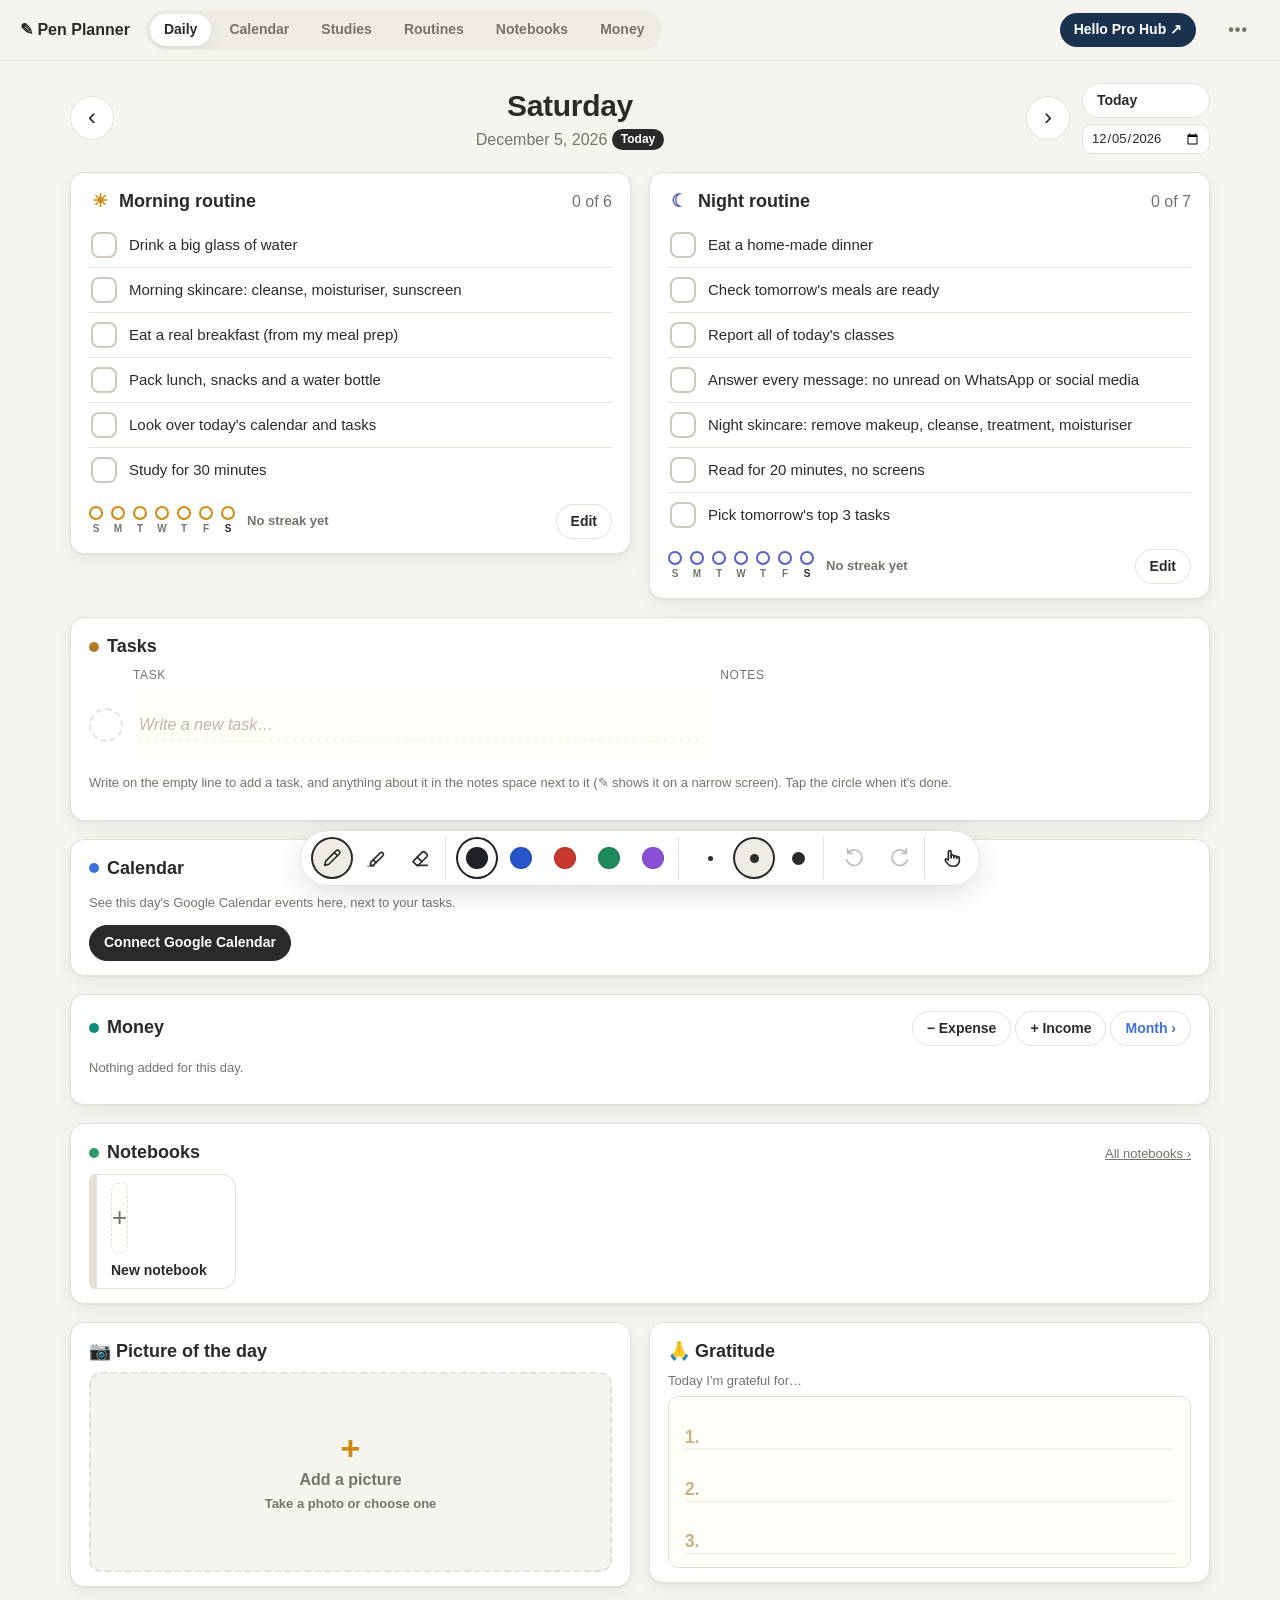
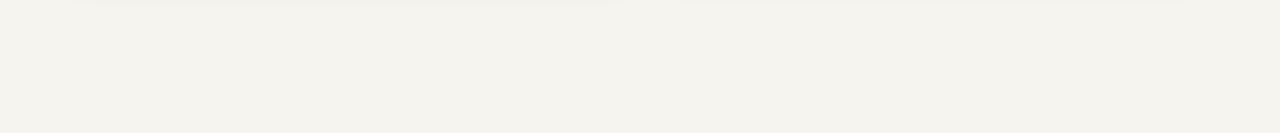
<file: index.html>
<!doctype html>
<html lang="en">
<head>
  <meta charset="utf-8" />
  <meta name="viewport" content="width=device-width, initial-scale=1, viewport-fit=cover" />
  <title>Pen Planner</title>
  <meta name="theme-color" content="#f6f4ef" />
  <meta name="apple-mobile-web-app-capable" content="yes" />
  <meta name="mobile-web-app-capable" content="yes" />
  <meta name="apple-mobile-web-app-title" content="Pen Planner" />
  <meta name="apple-mobile-web-app-status-bar-style" content="default" />
  <link rel="apple-touch-icon" href="icon-180.png" />
  <link rel="icon" href="icon-180.png" />
  <link rel="manifest" href="manifest.webmanifest" />
  <link rel="stylesheet" href="pen.css" />
  <style>html { padding-top: env(safe-area-inset-top, 0px); }</style>
</head>
<body>
  <header class="top">
    <a class="brand" href="#day">✎ Pen Planner</a>
    <nav class="tabs">
      <a href="#day" data-nav="day">Daily</a>
      <a href="#calendar" data-nav="calendar">Calendar</a>
      <a href="#notes" data-nav="notes">Studies</a>
      <a href="#routines" data-nav="routines">Routines</a>
      <a href="#notebooks" data-nav="notebooks">Notebooks</a>
      <a href="#money" data-nav="money">Money</a>
    </nav>
    <a class="hubbtn" href="https://claude.ai/artifact/MREnPXLS7mhgCieWR1TRkz" target="_blank" rel="noopener" title="Open Hello Pro Hub"><span class="hub-long">Hello Pro Hub</span><span class="hub-short">Hub</span> ↗</a>
    <details class="menu">
      <summary aria-label="More">•••</summary>
      <div class="menu-pop">
        <button id="calSetupBtn">Google Calendar connection</button>
        <button id="exportBtn">Download a backup</button>
        <label>Restore a backup<input type="file" id="importInput" accept="application/json,.json" hidden /></label>
        <a href="https://claude.ai/artifact/MREnPXLS7mhgCieWR1TRkz" target="_blank" rel="noopener">Open Hello Pro Hub ↗</a>
        <a href="classic.html">Classic planner (typed)</a>
        <small id="buildTag" class="muted buildtag">Pen Planner</small>
      </div>
    </details>
  </header>

  <section id="askBar" class="askbar" hidden>
    <form id="askForm" class="askform" autocomplete="off">
      <span class="askicon" aria-hidden="true">✦</span>
      <input id="askInput" placeholder="Ask Claude… “What do I have tomorrow?” “Add Ana Saturdays 3pm”" aria-label="Ask Claude" />
      <button type="submit" class="mini primary" id="askSend">Ask</button>
    </form>
    <div id="askChat" class="askchat" hidden>
      <div id="askLog" class="asklog" aria-live="polite"></div>
      <div class="askfoot"><button type="button" class="mini" id="askStop" hidden>Stop</button><button type="button" class="mini" id="askHide">Hide</button><button type="button" class="mini" id="askClear">New chat</button></div>
    </div>
  </section>

  <div id="installHint" class="hint" hidden>
    <span><strong>Keep your notes safe:</strong> on iPad tap <b>Share</b> → <b>Add to Home Screen</b> and open the planner from there. Safari can clear data from websites you don't open for a while.</span>
    <button class="mini" id="hintClose">Got it</button>
  </div>

  <main>
    <p id="loading" class="empty">Opening your planner…</p>

    <!-- DAILY PAGE -->
    <section id="view-day" class="view">
      <div class="dayhead">
        <button class="round" id="prevDay" aria-label="Previous day">‹</button>
        <div class="daytitle">
          <h1 id="dayName"></h1>
          <p><span id="dayDate"></span> <span id="dayRel" class="chip"></span></p>
        </div>
        <button class="round" id="nextDay" aria-label="Next day">›</button>
        <div class="dayjump">
          <button class="mini" id="todayBtn">Today</button>
          <input type="date" id="datePick" aria-label="Go to date" />
        </div>
      </div>

      <div class="duo routines-duo">
        <section class="card" id="morningCard"></section>
        <section class="card" id="nightCard"></section>
      </div>

      <section class="card taskcard">
        <div class="card-head">
          <h2><span class="dot task"></span>Tasks</h2>
          <span id="taskCount" class="muted"></span>
        </div>
        <div id="overdue"></div>
        <div class="taskcols" aria-hidden="true"><span>Task</span><span>Notes</span></div>
        <ol id="taskList" class="tasks"></ol>
        <p class="muted small">Write on the empty line to add a task, and anything about it in the notes space next to it (✎ shows it on a narrow screen). Tap the circle when it's done.</p>
      </section>

      <section class="card" id="calCard"></section>

      <section class="card" id="moneyCard"></section>

      <section class="card" id="studyCard" hidden></section>

      <section class="card">
        <div class="card-head">
          <h2><span class="dot study"></span>Notebooks</h2>
          <a class="muted small" href="#notebooks">All notebooks ›</a>
        </div>
        <div id="dayNotes" class="nb-grid nb-small"></div>
      </section>

      <div class="duo">
        <section class="card" id="photoCard"></section>
        <section class="card" id="gratCard"></section>
      </div>
    </section>

    <!-- NOTEBOOKS -->
    <section id="view-notebooks" class="view">
      <div class="libhead">
        <h1>Notebooks</h1>
        <span class="head-actions"><button class="mini" id="nbImport">⤒ Import PDF</button><button class="mini primary" id="nbNew">+ New notebook</button></span>
      </div>
      <div id="nbGrid" class="nb-grid"></div>
      <p id="nbEmpty" class="empty" hidden>No notebooks yet. Tap <b>+ New notebook</b> to start one, or <b>⤒ Import PDF</b> to write on a PDF.</p>
    </section>

    <!-- ONE NOTEBOOK -->
    <section id="view-notebook" class="view">
      <div class="notehead">
        <a class="mini" href="#notebooks">‹ Notebooks</a>
        <input id="nbName" placeholder="Notebook name" autocomplete="off" aria-label="Notebook name" />
        <button class="mini" id="nbAddPdf">⤒ Add PDF</button>
        <button class="mini" id="nbPdf">⤓ PDF</button>
        <button class="mini danger" id="nbDelete">Delete</button>
      </div>
      <p id="nbInfo" class="muted small"></p>
      <div id="nbPages" class="note-grid lib"></div>
    </section>

    <!-- MONEY -->
    <section id="view-money" class="view">
      <div class="moneyhead">
        <div class="monthnav">
          <button class="round" id="prevMonthX" aria-label="Previous week">‹</button>
          <div class="daytitle"><h1 id="moneyTitle">Money</h1><p id="moneySub" class="muted"></p></div>
          <button class="round" id="nextMonthX" aria-label="Next week">›</button>
        </div>
        <div class="moneyactions">
          <button class="mini primary" id="addExpenseBtn">− Expense</button>
          <button class="mini primary in" id="addIncomeBtn">+ Income</button>
          <button class="mini" id="csvBtn" title="Download this month as a spreadsheet">⤓ CSV</button>
        </div>
      </div>
      <div id="moneySummary"></div>
      <section class="card">
        <div class="card-head">
          <h2>Everything this month</h2>
          <div class="seg" id="moneyFilter"></div>
        </div>
        <p id="moneyCount" class="muted small"></p>
        <div id="moneyList"></div>
      </section>
    </section>

    <!-- ROUTINE TRACKER -->
    <section id="view-routines" class="view">
      <div class="libhead"><h1>Routines</h1><span class="muted small">Last 30 days · tap a square to change it</span></div>
      <div id="routineTrack"></div>
    </section>

    <!-- MONTH CALENDAR -->
    <section id="view-calendar" class="view">
      <div class="monthhead">
        <button class="round" id="prevMonth" aria-label="Previous week">‹</button>
        <h1 id="monthTitle"></h1>
        <button class="round" id="nextMonth" aria-label="Next week">›</button>
        <button class="mini" id="thisMonth">This week</button>
        <button class="mini primary" id="monthAdd" hidden>+ Event</button>
      </div>
      <div id="calChips" class="calchips"></div>
      <div id="monthGrid" class="week"></div>
      <div class="monthfoot">
        <div id="monthStatus" class="small"></div>
        <div class="legend small">
          <span><span class="mt">2 to do</span> tasks</span>
          <span><span class="rp morning full"></span><span class="rp night part"></span> morning &amp; night routine</span>
        </div>
      </div>
    </section>

    <!-- ONE STUDY PLAN -->
    <section id="view-plan" class="view"><div id="planPage"></div></section>

    <!-- ONE TOPIC OF A STUDY PLAN -->
    <section id="view-topic" class="view"><div id="topicPage"></div></section>

    <!-- ONE CLASS -->
    <section id="view-class" class="view">
      <div class="notehead">
        <a class="mini" id="classBack" href="#day">‹ Back</a>
        <input id="classTitle" placeholder="Class or student" autocomplete="off" aria-label="Class or student" />
        <input type="date" id="classDate" aria-label="Day of the class" />
        <input type="time" id="classTime" aria-label="Start time" step="300" />
        <button class="mini danger" id="classDelete">Delete</button>
      </div>
      <p id="classWhen" class="muted small"></p>
      <button class="mini confirmbtn" id="classConfirm" aria-pressed="false" hidden>👍 Mark as confirmed</button>

      <section class="card evinfo" id="classEventInfo"></section>

      <section class="card">
        <h2 id="classStatusH">How did it go?</h2>
        <div id="classStatus" class="statusrow"></div>
        <div id="moveBox" class="movebox" hidden>
          <label class="small"><b>New day</b><input type="date" id="moveDay" /></label>
          <label class="small"><b>New time</b><input type="time" id="moveTime" step="300" /></label>
          <button class="mini primary" id="moveGoBtn">Move class</button>
        </div>
        <p id="classGcal" class="small muted gcal-line"></p>
      </section>

      <section class="card lastcard">
        <div class="card-head"><h2>Last class</h2></div>
        <div id="lastClass"></div>
      </section>

      <section class="card rec" id="recCard" hidden>
        <div class="card-head"><h2>Text saved here before</h2><span id="recState" class="rec-live"></span></div>
        <div class="rec-controls">
          <button id="recBtn" class="rec-btn" hidden>● Start recording</button>
          <span id="recHint" class="muted small"></span>
        </div>
        <p id="recPartial" class="partial"></p>
        <textarea id="classTranscript" rows="9" placeholder="What was said in class appears here."></textarea>
      </section>

      <div class="duo">
        <section class="card"><h2 id="classCoveredH">What we covered</h2><textarea id="classCovered" rows="5" placeholder="Topics, vocabulary, pages…"></textarea></section>
        <section class="card"><h2 id="classHomeworkH">Homework</h2><textarea id="classHomework" rows="5" placeholder="What the student should do before next class"></textarea></section>
      </div>
      <section class="card"><h2>Notes</h2><textarea id="classNotes" rows="4" placeholder="Anything else to remember"></textarea></section>

      <section class="card">
        <div class="card-head"><h2>🎙 Granola recording</h2><button class="icon-btn sm" id="granolaLook" title="Look again" aria-label="Look for this class in Granola again">↻</button></div>
        <p class="small muted" id="granolaHint">Record the class in the Granola app. Its notes show up here (tap ↻ after the class if they don't yet).</p>
        <div class="rec-controls" id="granolaStartBox"></div>
        <div id="granolaMatch"></div>
        <p class="small"><span id="granolaSent"></span></p>
        <p id="granolaMsg" class="small muted"></p>
      </section>
    </section>

    <!-- ONE STUDY NOTE -->
    <section id="view-note" class="view">
      <div class="notehead">
        <a class="mini" id="noteBack" href="#day">‹ Back</a>
        <input id="noteSubject" list="subjectList" placeholder="Subject, e.g. Biology" autocomplete="off" />
        <datalist id="subjectList"></datalist>
        <input type="date" id="noteDate" aria-label="Date of this note" />
        <select id="notePaper" aria-label="Paper">
          <option value="lines">Lined</option>
          <option value="grid">Grid</option>
          <option value="dots">Dots</option>
          <option value="blank">Blank</option>
        </select>
        <button class="mini" id="notePdf">⤓ PDF</button>
        <button class="mini danger" id="noteDelete">Delete</button>
      </div>
      <div class="page"><div id="notePage"></div></div>
      <button class="mini more-space" id="addSpace">+ More space</button>
    </section>

    <!-- STUDY PLANS -->
    <section id="view-notes" class="view">
      <section class="card" id="studyOverview"></section>
    </section>
  </main>

  <!-- PEN TOOLBAR -->
  <div id="toolbar" role="toolbar" aria-label="Pen tools">
    <div class="group">
      <button data-tool="pen" title="Pen" aria-label="Pen">
        <svg viewBox="0 0 24 24"><path d="M4 20l1.2-4.6L16.6 4a2 2 0 0 1 2.8 0l.6.6a2 2 0 0 1 0 2.8L8.6 18.8z"/><path d="M14.5 6l3.5 3.5"/></svg>
      </button>
      <button data-tool="hl" title="Highlighter" aria-label="Highlighter">
        <svg viewBox="0 0 24 24"><path d="M9 14l-3 3v3h3l3-3"/><path d="M9 14l7.5-7.5a2 2 0 0 1 2.8 0l.2.2a2 2 0 0 1 0 2.8L12 17z"/><path d="M3 21h7" opacity=".5"/></svg>
      </button>
      <button data-tool="eraser" title="Eraser" aria-label="Eraser">
        <svg viewBox="0 0 24 24"><path d="M8.5 20H20"/><path d="M4.6 15.4l9.8-9.8a2 2 0 0 1 2.8 0l2.2 2.2a2 2 0 0 1 0 2.8L12 18l-2 2H8.5L4.6 16.2a.6.6 0 0 1 0-.8z"/><path d="M9 11l5 5"/></svg>
      </button>
    </div>
    <div class="group" id="colors"></div>
    <div class="group" id="sizes"></div>
    <div class="group">
      <button id="undoBtn" title="Undo" aria-label="Undo"><svg viewBox="0 0 24 24"><path d="M9 7H4V2"/><path d="M4 7a8.5 8.5 0 1 1-1 7"/></svg></button>
      <button id="redoBtn" title="Redo" aria-label="Redo"><svg viewBox="0 0 24 24"><path d="M15 7h5V2"/><path d="M20 7a8.5 8.5 0 1 0 1 7"/></svg></button>
    </div>
    <button id="fingerBtn" title="Draw with finger too (off = finger scrolls)" aria-label="Draw with finger">
      <svg viewBox="0 0 24 24"><path d="M8 13V5.5a1.5 1.5 0 0 1 3 0V12"/><path d="M11 11.5V10a1.5 1.5 0 0 1 3 0v2"/><path d="M14 11a1.5 1.5 0 0 1 3 0v1.5"/><path d="M17 12a1.5 1.5 0 0 1 3 0v3a6 6 0 0 1-6 6h-1.5a6 6 0 0 1-4.6-2.2L5 15.5a1.5 1.5 0 0 1 2.3-2L8 14.5"/></svg>
    </button>
  </div>

  <!-- EDIT ROUTINE -->
  <!-- MOVE AN EVENT -->
  <dialog id="moveEvDlg">
    <form method="dialog" class="dlg" autocomplete="off">
      <h2>Move “<span id="mvTitle"></span>”</h2>
      <p id="mvWhen" class="small muted"></p>
      <p class="small">Free times with the same length (tap one to move it):</p>
      <p id="mvNote" class="small muted"></p>
      <div id="mvSlots" class="ftbox"></div>
      <h3 class="subhead">Or choose a day and time</h3>
      <div class="evrow">
        <label class="small"><b>Day</b><input type="date" id="mvDay" /></label>
        <label class="small"><b>Time</b><input type="time" id="mvTime" step="300" /></label>
      </div>
      <p id="mvMsg" class="small err-text" role="status"></p>
      <div class="dlg-actions">
        <button type="button" class="mini" id="mvCancel">Cancel</button>
        <button type="button" class="mini primary" id="mvGo">Move</button>
      </div>
    </form>
  </dialog>

  <!-- FIND A TIME FOR A HABIT -->
  <dialog id="findDlg">
    <form method="dialog" class="dlg" autocomplete="off">
      <h2>⏱ Find a time</h2>
      <p class="small muted">Pick a free time and the planner adds it to your Google Calendar, so that time is kept for it.</p>
      <label class="small"><b>What for</b><select id="ftStep"></select></label>
      <div class="evrow">
        <label class="small"><b>How long</b><select id="ftMins">
          <option value="10">10 min</option><option value="15">15 min</option><option value="20">20 min</option><option value="30">30 min</option>
          <option value="45">45 min</option><option value="60">1 hour</option><option value="90">1½ hours</option><option value="120">2 hours</option><option value="180">3 hours</option>
        </select></label>
        <label class="small"><b>Add to calendar</b><select id="ftCal"></select></label>
      </div>
      <div id="ftSlots" class="ftbox"></div>
      <p id="ftMsg" class="small err-text" role="status"></p>
      <div class="dlg-actions"><button type="button" class="mini" id="ftClose">Close</button></div>
    </form>
  </dialog>

  <dialog id="routineDlg">
    <form method="dialog" class="dlg">
      <h2 id="routineDlgTitle">Morning routine</h2>
      <p class="muted small">The steps, in order. For each one, pick the days it is for and how many minutes it takes (⏱ Find a time uses that).</p>
      <ol id="routineSteps" class="steps"></ol>
      <button type="button" class="mini" id="addStep">+ Add a step</button>
      <div class="dlg-actions">
        <button type="button" class="mini" id="routineCancel">Cancel</button>
        <button type="button" class="mini primary" id="routineSave">Save</button>
      </div>
    </form>
  </dialog>

  <!-- CALENDAR SETUP -->
  <dialog id="calDlg">
    <form method="dialog" class="dlg">
      <h2>Connect Google Calendar</h2>
      <div id="calAcctsBox" hidden>
        <h3 class="subhead">Connected accounts</h3>
        <ul id="calAccts" class="calslist hidelist"></ul>
      </div>
      <p class="small">The planner shows each day's events from your Google Calendar. You set it up once <b>for each Gmail account</b>. It's easier on a computer, and then you paste the link here on your iPad.</p>
      <ol class="setup small">
        <li><button type="button" class="mini" id="copyScript">Copy the script</button> <span id="copyMsg" class="muted"></span></li>
        <li>Go to <a href="https://script.google.com/home/projects/create" target="_blank" rel="noopener">script.google.com</a> and sign in <b>with the Gmail account you're connecting</b> (with several accounts, check the photo at the top right). A new project opens. Delete the text that's there and paste the script.</li>
        <li>Click <b>Deploy → New deployment</b>. Click the gear next to "Select type" and choose <b>Web app</b>.</li>
        <li>Set <b>Execute as: Me</b> and <b>Who has access: Anyone</b>, then click <b>Deploy</b>.</li>
        <li>Click <b>Authorize access</b> and choose your account. Google warns that the app isn't verified, because you made it yourself: click <b>Advanced → Go to … (unsafe)</b> → <b>Allow</b>.</li>
        <li>Copy the <b>Web app URL</b> and paste it below.</li>
      </ol>
      <textarea id="calScript" readonly rows="5" aria-label="Script"></textarea>
      <label class="small"><b>Name for this account</b>
        <input id="calName" placeholder="e.g. Personal, Work" autocomplete="off" />
      </label>
      <label class="small"><b>Web app URL</b>
        <input id="calUrl" type="url" placeholder="https://script.google.com/macros/s/…/exec" autocomplete="off" />
      </label>
      <p class="muted small">Keep this link private: anyone who has it can see your calendar events. It only reads your calendar; it can't change anything.</p>
      <p id="calMsg" class="small"></p>
      <div class="dlg-actions">
        <button type="button" class="mini" id="calClose">Close</button>
        <button type="button" class="mini primary" id="calConnect">Connect</button>
      </div>
    </form>
  </dialog>

  <!-- GOOGLE CALENDAR EVENT -->
  <dialog id="eventDlg">
    <form method="dialog" class="dlg" id="eventForm" autocomplete="off">
      <h2 id="eventDlgTitle">New event</h2>
      <label class="small"><b>What</b><input name="title" id="evTitle" placeholder="e.g. Class with Ana" /></label>
      <div class="evrow">
        <label class="small"><b>Day</b><input type="date" name="date" id="evDate" /></label>
        <label class="small inline-check"><input type="checkbox" name="allday" id="evAllDay" /> All day</label>
      </div>
      <div class="evrow" id="evTimes">
        <label class="small"><b>From</b><input type="time" name="start" id="evStart" step="300" /></label>
        <label class="small"><b>To</b><input type="time" name="end" id="evEnd" step="300" /></label>
      </div>
      <label class="small"><b>Calendar</b><select id="evCal"></select></label>
      <label class="small"><b>Where</b><input name="location" id="evLocation" placeholder="Optional" /></label>
      <label class="small"><b>Notes</b><textarea name="notes" id="evNotes" rows="3" placeholder="Optional"></textarea></label>
      <p id="evHub" class="muted small" hidden>This class was added by Hello Pro Hub. Changes here show up in the Hub's calendar too.</p>
      <p id="evMsg" class="small err-text" role="status"></p>
      <div class="dlg-actions">
        <button type="button" class="mini danger" id="evDelete">Delete</button>
        <span style="flex:1"></span>
        <button type="button" class="mini" id="evCancel">Cancel</button>
        <button type="button" class="mini primary" id="evSave">Save</button>
      </div>
    </form>
  </dialog>

  <!-- NEW / REORGANIZE STUDY PLAN -->
  <dialog id="planDlg" class="wide">
    <form method="dialog" class="dlg" autocomplete="off">
      <h2 id="pmTitle">New study plan</h2>
      <label class="small"><b>Name</b><input id="pmName" placeholder="e.g. TOEFL prep, History module 3" /></label>
      <label class="small" id="pmMaterialLabel"><b>What do you need to study?</b>
        <textarea id="pmMaterial" rows="6"></textarea></label>
      <label class="small"><b>Photo of the syllabus or contents page (optional)</b><input type="file" id="pmPhoto" accept="image/*" /></label>
      <div class="evrow">
        <label class="small"><b>Start</b><input type="date" id="pmStart" /></label>
        <label class="small"><b>Finish by (optional)</b><input type="date" id="pmEnd" /></label>
        <label class="small"><b>Minutes a day</b><select id="pmMinutes"><option>30</option><option selected>60</option><option>90</option><option>120</option><option>180</option></select></label>
      </div>
      <fieldset class="daypick" id="pmDays"><legend class="small"><b>Study days</b></legend>
        <label><input type="checkbox" value="1" /> Mon</label><label><input type="checkbox" value="2" /> Tue</label><label><input type="checkbox" value="3" /> Wed</label>
        <label><input type="checkbox" value="4" /> Thu</label><label><input type="checkbox" value="5" /> Fri</label><label><input type="checkbox" value="6" /> Sat</label><label><input type="checkbox" value="0" /> Sun</label>
      </fieldset>
      <p id="pmMsg" class="small" role="status"></p>
      <div id="pmPreview"></div>
      <div class="dlg-actions">
        <button type="button" class="mini" id="pmCancel">Cancel</button>
        <span style="flex:1"></span>
        <button type="button" class="mini" id="pmSpread">Spread it out myself</button>
        <button type="button" class="mini primary" id="pmClaude">✦ Organize with Claude</button>
        <button type="button" class="mini primary" id="pmSave" hidden>Save plan</button>
      </div>
    </form>
  </dialog>

  <!-- ADD A TOPIC -->
  <dialog id="addItemDlg">
    <form method="dialog" class="dlg">
      <h2>Add a topic</h2>
      <label class="small"><b>Topic</b><input id="addItemTitle" /></label>
      <label class="small"><b>Day</b><input type="date" id="addItemDate" /></label>
      <div class="dlg-actions">
        <button type="button" class="mini" id="addItemCancel">Cancel</button>
        <button type="button" class="mini primary" id="addItemGo">Add</button>
      </div>
    </form>
  </dialog>

  <!-- CALENDARS -->
  <dialog id="calsDlg">
    <form method="dialog" class="dlg" autocomplete="off">
      <h2>Your calendars</h2>
      <p class="small muted">Tick the calendars to show in the planner.</p>
      <details id="busyHelp" class="busyhelp small">
        <summary><b>Only seeing "Busy" for a calendar?</b></summary>
        <p>That calendar is shared with your connected Google account as <i>free/busy only</i>. To see the event names and details:</p>
        <ol>
          <li>Sign in to Google Calendar on a computer with the account that owns that calendar.</li>
          <li>Next to the calendar: <b>⋮ → Settings and sharing → Share with specific people</b>.</li>
          <li>Find the account connected to Claude and change <b>See only free/busy</b> to <b>See all event details</b> (or <b>Make changes to events</b>). If it isn't listed, add it.</li>
          <li>Work or school account? If <b>See all event details</b> is greyed out, the organisation's admin only allows free/busy sharing outside it: ask them, or share from a personal calendar instead.</li>
          <li>Come back and tap <b>↻</b>. It can take a few minutes to change.</li>
        </ol>
      </details>
      <ul id="calsList" class="calslist"></ul>
      <div id="removedBox" hidden>
        <h3 class="subhead">Removed from the planner</h3>
        <p class="small muted">Events you removed from a calendar the planner can't change. They're still in Google Calendar.</p>
        <ul id="removedList" class="calslist hidelist"></ul>
      </div>
      <h3 class="subhead">Hide events</h3>
      <p class="small muted">Events whose name has any of these words don't show in the planner (they stay in Google Calendar).</p>
      <ul id="hideList" class="calslist hidelist"></ul>
      <div class="evrow">
        <label class="small"><b>Hide events with</b><input id="hideWord" placeholder="e.g. a name or a word" /></label>
        <button type="button" class="mini" id="hideAdd">Hide</button>
      </div>
      <h3 class="subhead">Add another calendar</h3>
      <ol class="setup small">
        <li>Open Google Calendar on a computer, signed in to the account that has the calendar (for example your personal Gmail).</li>
        <li>Next to the calendar, choose <b>Settings and sharing</b> → <b>Share with specific people</b> → <b>Add people</b>, add the Google account connected to Claude, and give it <b>See all event details</b> (or <b>Make changes</b> to edit from the planner).</li>
        <li>Copy the <b>Calendar ID</b> from <b>Integrate calendar</b> (for your main calendar it's just your email address) and paste it here.</li>
      </ol>
      <label class="small"><b>Calendar address or ID</b><input id="acId" placeholder="name@gmail.com" inputmode="email" /></label>
      <label class="small"><b>Name in the planner (optional)</b><input id="acName" placeholder="e.g. Personal" /></label>
      <p id="acMsg" class="small" role="status"></p>
      <div class="dlg-actions">
        <button type="button" class="mini" id="acClose">Done</button>
        <button type="button" class="mini primary" id="acAdd">Add calendar</button>
      </div>
    </form>
  </dialog>

  <!-- EXPENSE / INCOME -->
  <dialog id="expenseDlg">
    <form method="dialog" class="dlg" id="expenseForm" autocomplete="off">
      <h2 id="exDlgTitle">New expense</h2>
      <div class="seg big" role="group" aria-label="Type">
        <button type="button" id="exTypeOut" class="on">− Expense</button>
        <button type="button" id="exTypeIn">+ Income</button>
      </div>
      <div class="evrow">
        <label class="small"><b>Amount</b><input id="exAmount" inputmode="decimal" placeholder="0,00" /></label>
        <label class="small"><b>Currency</b><select id="exCurrency"></select></label>
      </div>
      <label class="small" id="exDescLabel"><b>What was it?</b><input id="exDesc" /></label>
      <div class="evrow">
        <label class="small"><b>Category</b><select id="exCategory"></select></label>
        <label class="small" id="exMethodLabel"><b>Paid with</b><select id="exMethod"></select></label>
      </div>
      <label class="small" id="exNewCatLabel" hidden><b>New category name</b><input id="exNewCat" placeholder="e.g. Kids, Pets, Car" /></label>
      <label class="small"><b>Date</b><input type="date" id="exDate" /></label>
      <label class="small"><b>Note (optional)</b><input id="exNote" /></label>
      <p id="exMsg" class="small err-text" role="status"></p>
      <div class="dlg-actions">
        <button type="button" class="mini danger" id="exDelete">Delete</button>
        <span style="flex:1"></span>
        <button type="button" class="mini" id="exCancel">Cancel</button>
        <button type="button" class="mini primary" id="exSave">Save</button>
      </div>
    </form>
  </dialog>

  <!-- MOVE A TASK -->
  <dialog id="moveDlg">
    <form method="dialog" class="dlg">
      <h2>Move this task to…</h2>
      <div class="evrow">
        <button type="button" class="mini" id="moveTomorrow">Tomorrow</button>
        <button type="button" class="mini" id="moveNextWeek">In a week</button>
      </div>
      <label class="small"><b>Another day</b><input type="date" id="moveDate" /></label>
      <div class="dlg-actions">
        <button type="button" class="mini" id="moveCancel">Cancel</button>
        <button type="button" class="mini primary" id="moveGo">Move</button>
      </div>
    </form>
  </dialog>

  <!-- YES / NO QUESTION -->
  <dialog id="askDlg">
    <form method="dialog" class="dlg">
      <p id="askText"></p>
      <div class="dlg-actions">
        <button type="button" class="mini" id="askNo">Cancel</button>
        <button type="button" class="mini danger" id="askYes">OK</button>
      </div>
    </form>
  </dialog>

  <div id="toast" role="status"></div>
  <script src="pen.js"></script>
</body>
</html>
</file>
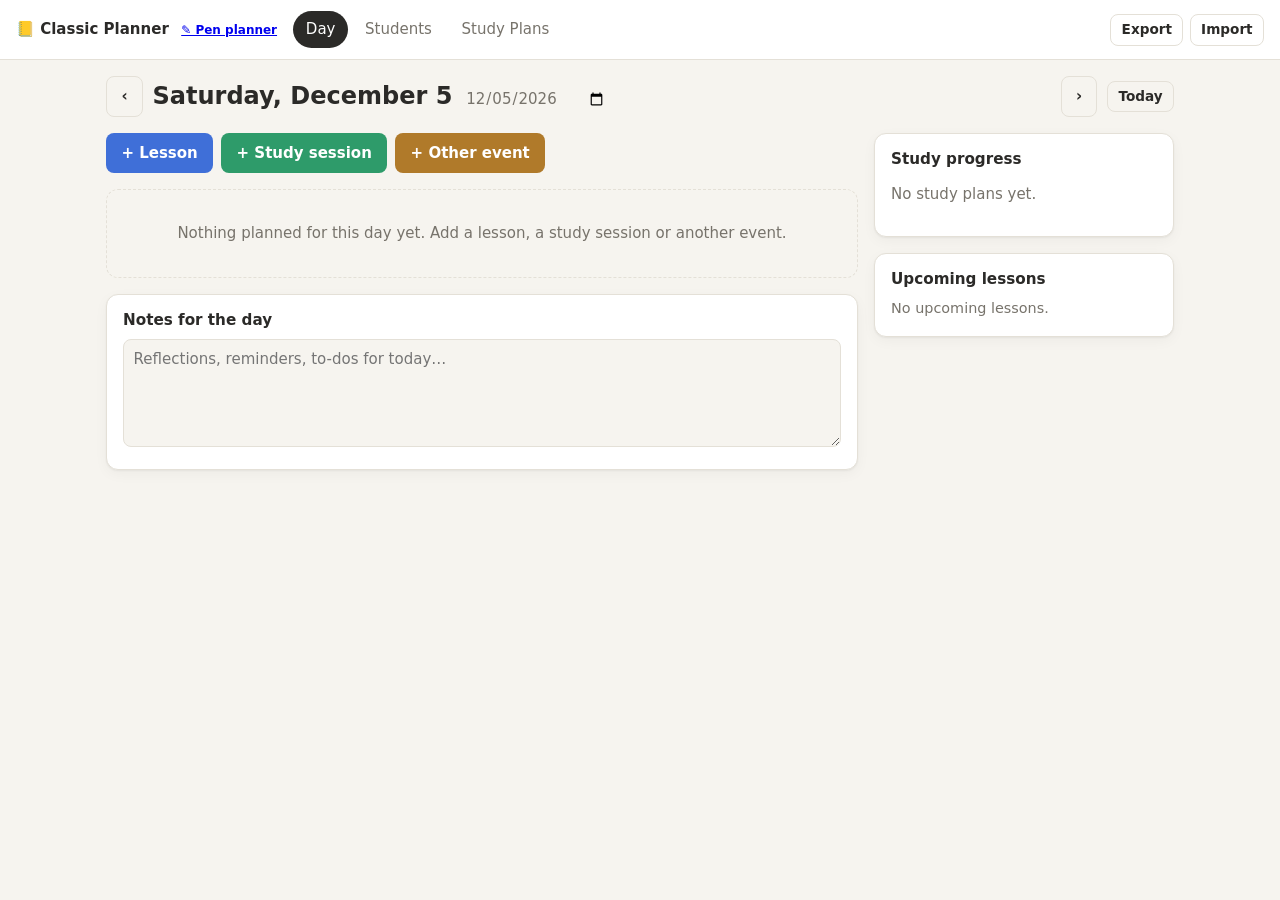
<file: classic.html>
<!doctype html>
<html lang="en">
<head>
  <meta charset="utf-8" />
  <meta name="viewport" content="width=device-width, initial-scale=1" />
  <title>Classic Planner</title>
  <link rel="stylesheet" href="styles.css" />
</head>
<body>
  <header class="topbar">
    <div class="brand">📒 Classic Planner <a href="index.html" style="font-size:.8em;margin-left:.6em">✎ Pen planner</a></div>
    <nav class="tabs" role="tablist">
      <button class="tab active" data-view="day">Day</button>
      <button class="tab" data-view="students">Students</button>
      <button class="tab" data-view="study">Study Plans</button>
    </nav>
    <div class="topbar-actions">
      <button class="btn ghost small" id="exportBtn" title="Download a backup of all your data">Export</button>
      <label class="btn ghost small" title="Restore from a backup file">
        Import<input type="file" id="importInput" accept="application/json" hidden />
      </label>
    </div>
  </header>

  <main>
    <!-- DAY VIEW -->
    <section id="view-day" class="view active">
      <div class="day-header">
        <button class="btn ghost" id="prevDay" aria-label="Previous day">‹</button>
        <div class="day-title">
          <h1 id="dayLabel"></h1>
          <input type="date" id="datePicker" />
        </div>
        <button class="btn ghost" id="nextDay" aria-label="Next day">›</button>
        <button class="btn ghost small" id="todayBtn">Today</button>
      </div>

      <div class="day-layout">
        <div class="day-main">
          <div class="add-row">
            <button class="btn primary" data-new="lesson">+ Lesson</button>
            <button class="btn study" data-new="study">+ Study session</button>
            <button class="btn other" data-new="other">+ Other event</button>
          </div>
          <ol id="eventList" class="event-list"></ol>
          <div class="card">
            <h3>Notes for the day</h3>
            <textarea id="dayNotes" rows="4" placeholder="Reflections, reminders, to-dos for today…"></textarea>
          </div>
        </div>

        <aside class="day-side">
          <div class="card">
            <h3>Study progress</h3>
            <div id="sideStudy"></div>
          </div>
          <div class="card">
            <h3>Upcoming lessons</h3>
            <ul id="sideUpcoming" class="mini-list"></ul>
          </div>
        </aside>
      </div>
    </section>

    <!-- STUDENTS VIEW -->
    <section id="view-students" class="view">
      <div class="split">
        <div class="card list-pane">
          <div class="pane-head">
            <h2>Students</h2>
            <button class="btn primary small" id="newStudentBtn">+ Add</button>
          </div>
          <ul id="studentList" class="select-list"></ul>
        </div>
        <div class="card detail-pane" id="studentDetail"></div>
      </div>
    </section>

    <!-- STUDY VIEW -->
    <section id="view-study" class="view">
      <div class="split">
        <div class="card list-pane">
          <div class="pane-head">
            <h2>Study plans</h2>
            <button class="btn study small" id="newPlanBtn">+ Add</button>
          </div>
          <ul id="planList" class="select-list"></ul>
        </div>
        <div class="card detail-pane" id="planDetail"></div>
      </div>
    </section>
  </main>

  <!-- EVENT MODAL -->
  <dialog id="eventDialog">
    <form id="eventForm" method="dialog">
      <div class="modal-head">
        <h2 id="eventDialogTitle">Event</h2>
        <button type="button" class="btn ghost small" data-close>✕</button>
      </div>

      <div class="grid3">
        <label>Type
          <select name="type">
            <option value="lesson">Lesson</option>
            <option value="study">Study session</option>
            <option value="other">Other</option>
          </select>
        </label>
        <label>Date <input type="date" name="date" required /></label>
        <div class="grid2">
          <label>Start <input type="time" name="start" /></label>
          <label>End <input type="time" name="end" /></label>
        </div>
      </div>

      <label>Title <input type="text" name="title" placeholder="Optional — filled automatically for lessons" /></label>

      <!-- Lesson fields -->
      <fieldset data-for="lesson">
        <legend>Lesson</legend>
        <label>Student
          <select name="studentId"></select>
        </label>
        <div id="lastClassBox" class="last-class"></div>
        <label>Review from last class / homework check
          <textarea name="review" rows="2"></textarea>
        </label>
        <label>Objectives for this lesson
          <textarea name="objectives" rows="2"></textarea>
        </label>
        <label>Activities / lesson plan
          <textarea name="activities" rows="3"></textarea>
        </label>
        <label>Materials
          <input type="text" name="materials" placeholder="Book p. 42, slides, worksheet…" />
        </label>
        <div class="grid2">
          <label>Homework to assign
            <textarea name="homework" rows="2"></textarea>
          </label>
          <label>Next steps (for next class)
            <textarea name="nextSteps" rows="2"></textarea>
          </label>
        </div>
      </fieldset>

      <!-- Study fields -->
      <fieldset data-for="study">
        <legend>Study session</legend>
        <label>Study plan
          <select name="planId"></select>
        </label>
        <div id="planTopicsBox"></div>
        <label>Session goal
          <textarea name="goal" rows="2" placeholder="What do I want to achieve in this session?"></textarea>
        </label>
      </fieldset>

      <label>Notes
        <textarea name="notes" rows="4" placeholder="How did it go? Anything to remember?"></textarea>
      </label>
      <label class="check"><input type="checkbox" name="done" /> Completed</label>

      <div class="modal-foot">
        <button type="button" class="btn danger ghost" id="deleteEventBtn">Delete</button>
        <span class="spacer"></span>
        <button type="button" class="btn ghost" data-close>Cancel</button>
        <button type="submit" class="btn primary">Save</button>
      </div>
    </form>
  </dialog>

  <!-- STUDENT MODAL -->
  <dialog id="studentDialog">
    <form id="studentForm" method="dialog">
      <div class="modal-head">
        <h2>Student</h2>
        <button type="button" class="btn ghost small" data-close>✕</button>
      </div>
      <label>Name <input type="text" name="name" required /></label>
      <label>Level / course <input type="text" name="level" placeholder="e.g. B1 English, 5th grade" /></label>
      <label>Goals <textarea name="goals" rows="2"></textarea></label>
      <label>General notes <textarea name="notes" rows="3"></textarea></label>
      <div class="modal-foot">
        <button type="button" class="btn danger ghost" id="deleteStudentBtn">Delete</button>
        <span class="spacer"></span>
        <button type="button" class="btn ghost" data-close>Cancel</button>
        <button type="submit" class="btn primary">Save</button>
      </div>
    </form>
  </dialog>

  <!-- PLAN MODAL -->
  <dialog id="planDialog">
    <form id="planForm" method="dialog">
      <div class="modal-head">
        <h2>Study plan</h2>
        <button type="button" class="btn ghost small" data-close>✕</button>
      </div>
      <label>Title <input type="text" name="title" required placeholder="e.g. Teaching certification" /></label>
      <label>Goal <textarea name="goal" rows="2"></textarea></label>
      <label>Target date <input type="date" name="targetDate" /></label>
      <label>Topics (one per line)
        <textarea name="topics" rows="6" placeholder="Unit 1 – Phonetics&#10;Unit 2 – Grammar&#10;…"></textarea>
      </label>
      <div class="modal-foot">
        <button type="button" class="btn danger ghost" id="deletePlanBtn">Delete</button>
        <span class="spacer"></span>
        <button type="button" class="btn ghost" data-close>Cancel</button>
        <button type="submit" class="btn study">Save</button>
      </div>
    </form>
  </dialog>

  <script src="app.js"></script>
</body>
</html>
</file>
<file: pen.css>
:root {
  --bg: #f6f4ef;
  --surface: #ffffff;
  --paper: #fffdf8;
  --ink: #2b2a28;
  --muted: #77736b;
  --line: #e4e0d7;
  --soft: #efece5;
  --task: #b07a2a;
  --study: #2e9b6a;
  --accent: #3f6fd8;
  --danger: #c2453d;
  --money: #0e8a7a;
  --radius: 14px;
  --shadow: 0 1px 2px rgba(0,0,0,.05), 0 6px 18px rgba(0,0,0,.05);
  color-scheme: light;
}
body::before { content: ""; position: fixed; inset: 0 0 auto; height: env(safe-area-inset-top, 0px); z-index: 25; background: var(--bg); }
* { box-sizing: border-box; }
[hidden] { display: none !important; }
html, body { margin: 0; }
body {
  background: var(--bg);
  color: var(--ink);
  font: 16px/1.4 -apple-system, BlinkMacSystemFont, "Segoe UI", Roboto, Helvetica, Arial, sans-serif;
  touch-action: manipulation;
  padding-bottom: calc(110px + env(safe-area-inset-bottom));
  -webkit-text-size-adjust: 100%;
}
a { color: inherit; }
button, input, select { font: inherit; color: inherit; }
button { cursor: pointer; }
.muted { color: var(--muted); }
.small { font-size: 13px; }

/* top bar */
.top {
  position: sticky; top: env(safe-area-inset-top, 0px); z-index: 20;
  display: flex; align-items: center; gap: 16px;
  padding: 10px 20px;
  background: rgba(246,244,239,.92);
  -webkit-backdrop-filter: blur(10px); backdrop-filter: blur(10px);
  border-bottom: 1px solid var(--line);
}
.brand { font-weight: 700; text-decoration: none; white-space: nowrap; }
.tabs { display: flex; gap: 4px; background: var(--soft); padding: 4px; border-radius: 999px; }
.tabs a { text-decoration: none; padding: 6px 14px; border-radius: 999px; font-size: 14px; font-weight: 600; color: var(--muted); }
.tabs a.on { background: var(--surface); color: var(--ink); box-shadow: var(--shadow); }
.menu { margin-left: auto; position: relative; }
.menu summary { list-style: none; cursor: pointer; padding: 6px 12px; border-radius: 999px; color: var(--muted); font-weight: 700; letter-spacing: 1px; }
.menu summary::-webkit-details-marker { display: none; }
.menu[open] summary { background: var(--soft); }
.menu-pop {
  position: absolute; right: 0; top: calc(100% + 6px); min-width: 230px;
  background: var(--surface); border: 1px solid var(--line); border-radius: 12px; box-shadow: var(--shadow);
  padding: 6px; display: flex; flex-direction: column;
}
.menu-pop > * { display: block; text-align: left; padding: 10px 12px; border-radius: 8px; border: 0; background: none; text-decoration: none; font-size: 15px; cursor: pointer; }
.menu-pop > *:hover { background: var(--soft); }

.hint {
  display: flex; gap: 12px; align-items: center; justify-content: space-between;
  max-width: 920px; margin: 14px auto 0; padding: 12px 16px;
  background: #fff6e0; border: 1px solid #f0dfb5; border-radius: 12px; font-size: 14px;
}
.hint[hidden] { display: none; }

main { max-width: 920px; margin: 0 auto; padding: 18px 20px; }
.view { display: none; }
.view.active { display: block; }

/* buttons */
.mini {
  display: inline-flex; align-items: center; gap: 4px;
  padding: 7px 14px; border-radius: 999px; border: 1px solid var(--line);
  background: var(--surface); font-size: 14px; font-weight: 600; text-decoration: none; white-space: nowrap;
}
.mini.primary { background: var(--ink); color: #fff; border-color: var(--ink); }
.mini.danger { color: var(--danger); }
.round {
  width: 44px; height: 44px; border-radius: 50%; border: 1px solid var(--line);
  background: var(--surface); font-size: 24px; line-height: 1; padding: 0 0 3px;
}
.chip { display: inline-block; font-size: 12px; font-weight: 700; padding: 2px 9px; border-radius: 999px; background: var(--ink); color: #fff; vertical-align: 2px; }
.chip:empty { display: none; }

/* day header */
.dayhead { display: flex; align-items: center; gap: 12px; margin: 4px 0 18px; }
.daytitle { flex: 1; text-align: center; min-width: 0; }
.daytitle h1 { margin: 0; font-size: 30px; letter-spacing: -.01em; }
.daytitle p { margin: 2px 0 0; color: var(--muted); }
.dayjump { display: flex; flex-direction: column; gap: 6px; align-items: stretch; }
.dayjump input { border: 1px solid var(--line); border-radius: 10px; padding: 4px 8px; background: var(--surface); font-size: 13px; }

.card {
  background: var(--surface); border: 1px solid var(--line); border-radius: var(--radius);
  box-shadow: var(--shadow); padding: 16px 18px 14px; margin-bottom: 18px;
}
.card-head { display: flex; align-items: baseline; justify-content: space-between; gap: 12px; margin-bottom: 8px; }
.card h2 { margin: 0; font-size: 18px; display: flex; align-items: center; gap: 8px; }
.card h3 { margin: 4px 0 6px; font-size: 13px; text-transform: uppercase; letter-spacing: .05em; color: var(--task); }
.dot { width: 10px; height: 10px; border-radius: 50%; display: inline-block; }
.dot.task { background: var(--task); }
.dot.study { background: var(--study); }

/* tasks */
.tasks { list-style: none; margin: 0; padding: 0; }
.task { display: flex; align-items: center; gap: 10px; border-bottom: 1px solid var(--line); padding: 2px 0; }
.task:last-child { border-bottom: 0; }
.check {
  flex: none; width: 34px; height: 34px; border-radius: 50%;
  border: 2px solid #cfc9bd; background: var(--surface); position: relative; padding: 0;
}
.check::after {
  content: ""; position: absolute; left: 10px; top: 5px; width: 8px; height: 15px;
  border: solid #fff; border-width: 0 3px 3px 0; transform: rotate(45deg); opacity: 0;
}
.done .check { background: var(--study); border-color: var(--study); }
.done .check::after { opacity: 1; }
.ghost .check { border-style: dashed; opacity: .5; cursor: default; }
.task .strip { flex: 1; min-width: 0; position: relative; }
.done .strip { opacity: .4; }
.done .strip::after {
  content: ""; position: absolute; left: 0; right: 0; top: 52%; border-top: 2px solid var(--ink); pointer-events: none;
}
.ghost .strip::before {
  content: "Write a new task…"; position: absolute; left: 6px; top: 50%; transform: translateY(-50%);
  color: #bdb7ab; font-style: italic; pointer-events: none; z-index: 1;
}
.ghost .strip.inked::before { display: none; }
.task-actions { flex: none; display: flex; align-items: center; gap: 4px; }
.icon-btn {
  width: 36px; height: 36px; border-radius: 50%; border: 0; background: none; color: var(--muted); font-size: 20px; padding: 0;
}
.icon-btn:hover { background: var(--soft); }
.ghost .task-actions { visibility: hidden; }
.from { font-size: 12px; color: var(--muted); margin-right: 4px; white-space: nowrap; }
#overdue:not(:empty) { background: #fbf5ea; border-radius: 12px; padding: 8px 12px 4px; margin-bottom: 10px; }

/* drawing surfaces */
.surface {
  position: relative; width: 100%;
  touch-action: pan-y pinch-zoom;
  -webkit-user-select: none; user-select: none; -webkit-touch-callout: none;
}
body.finger .surface { touch-action: none; }
.surface canvas { position: absolute; left: 0; top: 0; pointer-events: none; display: block; }
body.tool-eraser .surface { cursor: cell; }
body:not(.tool-eraser) .surface { cursor: crosshair; }

/* notes */
.note-grid { display: grid; grid-template-columns: repeat(auto-fill, minmax(170px, 1fr)); gap: 14px; }
.note-card {
  display: flex; flex-direction: column; text-decoration: none; text-align: left;
  border: 1px solid var(--line); border-radius: 12px; overflow: hidden; background: var(--surface); padding: 0;
}
.note-card .thumb { width: 100%; aspect-ratio: 10 / 7; display: block; background: var(--paper); border-bottom: 1px solid var(--line); }
.note-card .meta { padding: 8px 10px; display: flex; flex-direction: column; }
.note-card .meta strong { font-size: 14px; overflow: hidden; text-overflow: ellipsis; white-space: nowrap; }
.note-card .meta span { font-size: 12px; color: var(--muted); }
.note-card.new {
  align-items: center; justify-content: center; gap: 4px; min-height: 150px;
  border-style: dashed; background: var(--bg); color: var(--muted); font-weight: 600; font-size: 14px;
}
.note-card.new .plus { font-size: 30px; line-height: 1; color: var(--study); }

.notehead { display: flex; flex-wrap: wrap; gap: 8px; align-items: center; margin-bottom: 14px; }
.notehead input, .notehead select {
  border: 1px solid var(--line); border-radius: 10px; padding: 7px 10px; background: var(--surface); font-size: 15px;
}
#noteSubject { flex: 1; min-width: 160px; font-weight: 600; }
.page { border-radius: 6px; box-shadow: var(--shadow); border: 1px solid var(--line); overflow: hidden; background: var(--paper); }
.more-space { margin: 14px auto 0; display: flex; }

.libhead { display: flex; align-items: center; justify-content: space-between; gap: 12px; margin-bottom: 10px; }
.libhead h1 { margin: 0; font-size: 28px; }
.chips { display: flex; flex-wrap: wrap; gap: 6px; margin-bottom: 16px; }
.chips button { border: 1px solid var(--line); background: var(--surface); border-radius: 999px; padding: 6px 14px; font-size: 14px; font-weight: 600; }
.chips button.on { background: var(--ink); color: #fff; border-color: var(--ink); }
.empty { text-align: center; color: var(--muted); padding: 40px 0; }
.empty[hidden] { display: none; }

/* toolbar */
#toolbar {
  position: fixed; z-index: 30; left: 50%; transform: translateX(-50%);
  bottom: calc(14px + env(safe-area-inset-bottom));
  display: flex; align-items: center; gap: 6px; padding: 6px;
  background: rgba(255,255,255,.96); border: 1px solid var(--line); border-radius: 999px;
  box-shadow: 0 8px 30px rgba(0,0,0,.12);
  max-width: calc(100vw - 16px); overflow-x: auto;
}
body.view-notes #toolbar { display: none; }
#toolbar .group { display: flex; align-items: center; gap: 2px; padding: 0 4px; border-right: 1px solid var(--line); }
#toolbar .group.dim { opacity: .35; }
#toolbar button {
  flex: none; width: 42px; height: 42px; border-radius: 50%; border: 0; background: none; padding: 0;
  display: grid; place-items: center; color: var(--ink);
}
#toolbar button.on { background: var(--soft); box-shadow: inset 0 0 0 2px var(--ink); }
#toolbar button:disabled { opacity: .3; cursor: default; }
#toolbar svg { width: 22px; height: 22px; fill: none; stroke: currentColor; stroke-width: 1.8; stroke-linecap: round; stroke-linejoin: round; }
#toolbar .swatch::before { content: ""; width: 22px; height: 22px; border-radius: 50%; background: var(--c); box-shadow: inset 0 0 0 1px rgba(0,0,0,.12); }
#toolbar .swatch.on { box-shadow: inset 0 0 0 2px var(--c); background: none; }
#toolbar .size::before { content: ""; width: var(--s); height: var(--s); border-radius: 50%; background: var(--ink); }
#fingerBtn.on { color: var(--accent); }

#toast {
  position: fixed; left: 50%; bottom: calc(80px + env(safe-area-inset-bottom)); transform: translate(-50%, 20px);
  background: var(--ink); color: #fff; padding: 9px 16px; border-radius: 999px; font-size: 14px;
  opacity: 0; pointer-events: none; transition: .2s; z-index: 40;
}
#toast.show { opacity: 1; transform: translate(-50%, 0); }

@media (max-width: 620px) {
  .top { gap: 10px; padding-left: 14px; padding-right: 14px; }
  .tabs { overflow-x: auto; min-width: 0; scrollbar-width: none; }
  .tabs a { white-space: nowrap; padding: 6px 11px; }
  .brand { display: none; }
  main { padding: 14px 14px; }
  .daytitle h1 { font-size: 24px; }
  .dayhead { flex-wrap: wrap; }
  .dayjump { flex-direction: row; width: 100%; justify-content: center; }
  .note-grid { grid-template-columns: repeat(2, 1fr); }
  #toolbar .group { padding: 0 2px; }
  #toolbar button { width: 38px; height: 38px; }
}

/* ---------- routines ---------- */
.duo { display: grid; grid-template-columns: 1fr 1fr; gap: 18px; margin-bottom: 18px; }
.duo .card { margin-bottom: 0; }
.ico { font-size: 18px; width: 22px; text-align: center; }
.ico.sun { color: #d08a12; }
.ico.moon { color: #5a5fc4; }
.routine { list-style: none; margin: 0 0 6px; padding: 0; }
.rcheck {
  display: flex; align-items: center; gap: 12px; width: 100%; text-align: left;
  border: 0; background: none; padding: 9px 2px; border-bottom: 1px solid var(--line); font-size: 15px;
}
.routine li:last-child .rcheck { border-bottom: 0; }
.rcheck .box {
  flex: none; width: 26px; height: 26px; border-radius: 8px; border: 2px solid #cfc9bd; position: relative; background: var(--surface);
}
.rcheck.on .box { background: var(--rc, var(--study)); border-color: var(--rc, var(--study)); }
.rcheck.on .box::after {
  content: ""; position: absolute; left: 7px; top: 2px; width: 6px; height: 12px;
  border: solid #fff; border-width: 0 3px 3px 0; transform: rotate(45deg);
}
.rcheck.on .label { color: var(--muted); text-decoration: line-through; text-decoration-color: #bdb7ab; }
#morningCard { --rc: #d08a12; }
#nightCard { --rc: #5a5fc4; }
.routine-foot { display: flex; align-items: center; gap: 12px; flex-wrap: wrap; padding-top: 6px; }
.week { display: flex; gap: 6px; }
.week a { display: flex; flex-direction: column; align-items: center; gap: 2px; text-decoration: none; font-size: 10px; color: var(--muted); font-weight: 600; }
.week a.cur { color: var(--ink); }
.pip { width: 14px; height: 14px; border-radius: 50%; border: 2px solid var(--rc, var(--study)); background: var(--surface); }
.pip.part { background: linear-gradient(to top, var(--rc, var(--study)) 50%, var(--surface) 50%); }
.pip.full { background: var(--rc, var(--study)); }
.streak { font-size: 13px; font-weight: 700; color: var(--muted); }
.streak.hot { color: var(--task); }
.routine-foot .mini { margin-left: auto; }

/* tracker */
.track { overflow-x: auto; -webkit-overflow-scrolling: touch; }
.track-grid { display: grid; gap: 3px; min-width: 640px; align-items: center; }
.track-grid .lbl { font-size: 13px; padding-right: 8px; white-space: nowrap; overflow: hidden; text-overflow: ellipsis; }
.track-grid .lbl.all { font-weight: 700; }
.track-grid .dh { font-size: 10px; text-align: center; color: var(--muted); font-weight: 600; line-height: 1.1; }
.track-grid .dh.today { color: var(--ink); }
.cell { aspect-ratio: 1; border-radius: 5px; background: var(--soft); border: 0; padding: 0; min-width: 0; }
.cell.on { background: var(--rc, var(--study)); }
.cell.part { background: color-mix(in srgb, var(--rc, var(--study)) 35%, var(--soft)); }
.track-card { --rc: #d08a12; }
.track-card.night { --rc: #5a5fc4; }
.stats { display: flex; gap: 18px; flex-wrap: wrap; margin: 2px 0 12px; font-size: 14px; }
.stats b { font-size: 20px; display: block; }

/* ---------- calendar ---------- */
.events { list-style: none; margin: 0; padding: 0; }
.events > li { display: flex; gap: 10px; padding: 8px 0; border-bottom: 1px solid var(--line); align-items: baseline; }
.events > li:last-child { border-bottom: 0; }
.events .when { flex: none; width: 92px; font-size: 13px; color: var(--muted); font-weight: 600; font-variant-numeric: tabular-nums; }
.events .what { min-width: 0; }
.events .what strong { display: block; font-size: 15px; font-weight: 600; overflow-wrap: anywhere; }
.events .what span { font-size: 12px; color: var(--muted); }
.events .cdot { flex: none; width: 8px; height: 8px; border-radius: 50%; background: var(--accent); transform: translateY(-1px); }
.events > li.past > .when, .events > li.past > .what, .events > li.past > .cdot { opacity: .55; }
.icon-btn.sm { width: 30px; height: 30px; font-size: 16px; }

/* ---------- dialogs ---------- */
dialog {
  border: 1px solid var(--line); border-radius: 16px; padding: 0; width: min(560px, calc(100vw - 24px));
  max-height: calc(100vh - 40px); box-shadow: 0 20px 60px rgba(0,0,0,.2); color: var(--ink); background: var(--surface);
}
dialog::backdrop { background: rgba(30,28,24,.35); }
.dlg { padding: 20px 22px; display: flex; flex-direction: column; gap: 10px; }
.dlg h2 { margin: 0; font-size: 20px; }
.dlg p { margin: 0; }
.dlg-actions { display: flex; gap: 8px; justify-content: flex-end; margin-top: 6px; }
.steps { margin: 0; padding: 0 0 0 22px; display: flex; flex-direction: column; gap: 6px; }
.steps li { padding-left: 4px; }
.steps .row { display: flex; gap: 4px; align-items: center; }
.steps input { flex: 1; min-width: 0; border: 1px solid var(--line); border-radius: 10px; padding: 8px 10px; font-size: 15px; }
.setup { margin: 0; padding-left: 20px; display: flex; flex-direction: column; gap: 6px; }
#calScript { width: 100%; font: 11px/1.4 ui-monospace, Menlo, monospace; border: 1px solid var(--line); border-radius: 10px; padding: 8px; background: var(--bg); resize: vertical; }
.dlg label { display: flex; flex-direction: column; gap: 4px; }
#calUrl { border: 1px solid var(--line); border-radius: 10px; padding: 9px 10px; font-size: 14px; }
#calMsg.ok { color: var(--study); font-weight: 600; }
#calMsg.err { color: var(--danger); }

body.view-routines #toolbar { display: none; }
@media (max-width: 760px) { .duo { grid-template-columns: 1fr; } }

/* ---------- month calendar ---------- */
.monthhead { display: flex; align-items: center; gap: 12px; margin: 4px 0 14px; }
.monthhead h1 { margin: 0; font-size: 28px; flex: 1; text-align: center; text-wrap: balance; }
.month {
  display: grid; grid-template-columns: repeat(7, minmax(0, 1fr)); gap: 1px;
  background: var(--line); border: 1px solid var(--line); border-radius: var(--radius); overflow: hidden;
  box-shadow: var(--shadow);
}
.mdow { background: var(--soft); text-align: center; font-size: 12px; font-weight: 700; color: var(--muted); padding: 6px 0; text-transform: uppercase; letter-spacing: .04em; }
.mcell {
  background: var(--surface); border: 0; padding: 6px 6px 8px; min-height: 112px; min-width: 0;
  display: flex; flex-direction: column; align-items: stretch; gap: 3px; text-align: left; font-size: 12px;
}
.mcell:hover { background: #fcfbf8; }
.mcell:focus-visible { outline: 2px solid var(--accent); outline-offset: -2px; }
.mcell.out { background: var(--bg); }
.mcell.out .mnum { color: #bdb7ab; }
.mnum { font-size: 14px; font-weight: 700; width: 26px; height: 26px; display: grid; place-items: center; border-radius: 50%; }
.mcell.today .mnum { background: var(--ink); color: #fff; }
.mev { display: flex; flex-direction: column; gap: 2px; min-width: 0; }
.me {
  display: block; white-space: nowrap; overflow: hidden; text-overflow: ellipsis;
  background: #e8eefb; color: #24438f; border-radius: 4px; padding: 1px 5px; font-size: 11px;
}
.me b { font-weight: 700; margin-right: 3px; }
.me.allday { background: var(--accent); color: #fff; }
.more { font-size: 11px; color: var(--muted); padding-left: 2px; }
.mcount { display: none; }
.mmarks { margin-top: auto; display: flex; flex-wrap: wrap; gap: 3px; align-items: center; }
.mt, .mn { font-size: 10.5px; font-weight: 700; border-radius: 999px; padding: 1px 6px; white-space: nowrap; }
.mt { background: #f7eedf; color: #8a5c17; }
.mt.alldone { background: #e3f4ec; color: #1f7a52; }
.mn { background: #e3f4ec; color: #1f7a52; }
.rps { display: inline-flex; gap: 2px; margin-left: auto; }
.rp { width: 9px; height: 9px; border-radius: 50%; border: 1.5px solid; display: inline-block; vertical-align: middle; }
.rp.morning { border-color: #d08a12; }
.rp.night { border-color: #5a5fc4; }
.rp.morning.full { background: #d08a12; }
.rp.night.full { background: #5a5fc4; }
.rp.morning.part { background: linear-gradient(to top, #d08a12 50%, transparent 50%); }
.rp.night.part { background: linear-gradient(to top, #5a5fc4 50%, transparent 50%); }
.monthfoot { display: flex; flex-wrap: wrap; gap: 10px 20px; justify-content: space-between; align-items: center; margin-top: 12px; }
#monthStatus { display: flex; align-items: center; gap: 6px; flex-wrap: wrap; }
.legend { display: flex; flex-wrap: wrap; gap: 14px; color: var(--muted); align-items: center; }
.legend > span { display: inline-flex; align-items: center; gap: 4px; }
body.view-calendar #toolbar { display: none; }

@media (max-width: 620px) {
  .monthhead h1 { font-size: 22px; }
  .monthhead { flex-wrap: wrap; }
  .mcell { min-height: 72px; padding: 4px 3px 6px; }
  .mnum { font-size: 13px; width: 24px; height: 24px; }
  .me, .more { display: none; }
  .mcount {
    display: inline-grid; place-items: center; align-self: flex-start; min-width: 18px; height: 18px; padding: 0 4px;
    border-radius: 999px; background: var(--accent); color: #fff; font-size: 10px; font-weight: 700;
  }
  .mt, .mn { font-size: 0; padding: 0; width: 8px; height: 8px; }
  .rps { margin-left: 0; }
}

/* ---------- several calendars & editing ---------- */
.calchips { display: flex; flex-wrap: wrap; gap: 6px; margin-bottom: 12px; }
.calchips:empty { display: none; }
.calchips.small-chips { margin: 10px 0 0; }
.calchip {
  display: inline-flex; align-items: center; gap: 6px; border: 1px solid var(--line); background: var(--surface);
  border-radius: 999px; padding: 5px 12px 5px 8px; font-size: 13px; font-weight: 600; color: var(--muted); max-width: 100%;
  white-space: nowrap; overflow: hidden; text-overflow: ellipsis;
}
.calchip .sw { flex: none; width: 14px; height: 14px; border-radius: 4px; border: 2px solid var(--ec); background: transparent; }
.calchip.on { color: var(--ink); border-color: color-mix(in srgb, var(--ec) 45%, var(--line)); }
.calchip.on .sw { background: var(--ec); }
.calchip.all { padding-left: 12px; color: var(--accent); }
.small-chips .calchip { font-size: 12px; padding: 3px 10px 3px 6px; }
.me { background: color-mix(in srgb, var(--ec, #3f6fd8) 15%, #fff); color: color-mix(in srgb, var(--ec, #3f6fd8) 75%, #000); }
.me.allday { background: var(--ec, var(--accent)); color: #fff; }
.head-actions { display: inline-flex; align-items: center; gap: 4px; }
.evrow { display: flex; gap: 10px; flex-wrap: wrap; align-items: flex-end; }
.evrow label { flex: 1 1 140px; }
.dlg label.inline-check { flex-direction: row; align-items: center; gap: 8px; flex: 0 0 auto; padding-bottom: 10px; white-space: nowrap; }
.dlg input:not([type="checkbox"]), .dlg select, .dlg textarea {
  border: 1px solid var(--line); border-radius: 10px; padding: 8px 10px; font-size: 15px; background: var(--surface); width: 100%; min-width: 0;
}
.dlg textarea { resize: vertical; font: inherit; }
.err-text { color: var(--danger); }
.err-text:empty { display: none; }
#evHub[hidden] { display: none; }
.dlg label.inline-check input[type="checkbox"] { width: 22px; height: 22px; flex: none; margin: 0; accent-color: var(--accent); }

/* ---------- classes & Granola ---------- */
.subhead { margin: 14px 0 6px; font-size: 13px; text-transform: uppercase; letter-spacing: .05em; color: var(--muted); }
.classlist, .glist { list-style: none; margin: 0; padding: 0; }
.classlist li a { display: flex; align-items: baseline; gap: 10px; flex-wrap: wrap; padding: 9px 4px; border-bottom: 1px solid var(--line); text-decoration: none; }
.classlist li:last-child a { border-bottom: 0; }
.classlist .when, .glist .when { width: 76px; flex: none; font-size: 13px; color: var(--muted); font-weight: 600; font-variant-numeric: tabular-nums; }
.glist > li { display: flex; flex-wrap: wrap; align-items: center; gap: 8px; padding: 9px 0; border-bottom: 1px solid var(--line); }
.glist > li:last-child { border-bottom: 0; }
.glist .grow { flex: 1 1 260px; min-width: 0; display: flex; flex-wrap: wrap; align-items: baseline; gap: 4px 10px; }
.glist .grow .muted { flex-basis: 100%; padding-left: 86px; }
.gsum { flex-basis: 100%; background: var(--bg); border-radius: 10px; padding: 10px 14px; }
.md h4 { margin: 12px 0 4px; font-size: 15px; }
.md h4:first-child, .md h5:first-child { margin-top: 0; }
.md h5 { margin: 10px 0 4px; font-size: 14px; }
.md ul { margin: 0 0 6px; padding-left: 18px; }
.md li { margin: 2px 0; font-size: 14px; }
.md p { margin: 4px 0; font-size: 14px; }
.st { font-size: 12px; font-weight: 700; border-radius: 999px; padding: 2px 9px; background: var(--soft); color: var(--muted); border: 1px solid transparent; }
.st-happened { background: #e3f4ec; color: #1f7a52; }
.st-noshow { background: #fbe6e8; color: #ac2c37; }
.st-cancelled { background: var(--soft); color: var(--muted); }
.st-moved { background: #ece8f7; color: #5b4b9a; }
.statusrow { display: flex; flex-wrap: wrap; gap: 8px; margin-top: 8px; }
.statusrow .st { font-size: 14px; padding: 8px 16px; border-color: var(--line); background: var(--surface); color: var(--ink); }
.statusrow .st.on.st-happened { background: #1f7a52; color: #fff; border-color: #1f7a52; }
.statusrow .st.on.st-noshow { background: #ac2c37; color: #fff; border-color: #ac2c37; }
.statusrow .st.on.st-cancelled { background: var(--ink); color: #fff; border-color: var(--ink); }
.statusrow .st.on.st-moved { background: #5b4b9a; color: #fff; border-color: #5b4b9a; }
#view-class textarea {
  width: 100%; border: 1px solid var(--line); border-radius: 10px; padding: 10px 12px; font: inherit; font-size: 15px;
  background: var(--paper); resize: vertical; margin-top: 8px; line-height: 1.5;
}
#view-class .card h2 { font-size: 17px; }
.rec-controls { display: flex; flex-wrap: wrap; align-items: center; gap: 10px 14px; margin-top: 8px; }
.rec-btn { border: 0; border-radius: 999px; padding: 12px 22px; font-size: 16px; font-weight: 700; background: #b22133; color: #fff; }
.rec-btn.on { background: var(--ink); }
.rec-live { color: #b22133; font-weight: 700; font-size: 14px; }
.partial { margin: 6px 0 0; color: var(--muted); font-style: italic; min-height: 1.4em; }
.partial:empty { display: none; }
.recbtn {
  flex: none; margin-left: auto; align-self: center; border: 1px solid #f0c9cd; background: #fff5f6; color: #b22133;
  border-radius: 999px; padding: 4px 10px; font-size: 12px; font-weight: 700; white-space: nowrap;
}
.recbtn.done { border-color: #cfe8db; background: #e3f4ec; color: #1f7a52; }
.events button.what { border: 0; background: none; padding: 0; text-align: left; flex: 1; min-width: 0; cursor: pointer; }
.events button.what:hover strong { text-decoration: underline; }
.events > li { align-items: center; }
#granolaSend:disabled { opacity: .45; }
body.view-class #toolbar { display: none; }

/* ---------- last class ---------- */
.lastcard { background: #fbfaf6; }
.lc { display: flex; flex-direction: column; gap: 10px; }
.lc-head { display: flex; flex-wrap: wrap; align-items: baseline; gap: 6px 12px; }
.lc-head .mini { margin-left: auto; }
.lc-field { background: var(--surface); border: 1px solid var(--line); border-radius: 10px; padding: 10px 14px; }
.lc-field.hw { border-color: #f0dfb5; background: #fff8e8; }
.lc-field h4 { margin: 0 0 4px; font-size: 12px; text-transform: uppercase; letter-spacing: .05em; color: var(--muted); }
.lc-field.hw h4 { color: #8a5c17; }
.lc-field p { margin: 0; white-space: pre-wrap; overflow-wrap: anywhere; font-size: 15px; }
.lc-more { margin-top: 10px; }
.lc-more summary { cursor: pointer; font-weight: 600; font-size: 14px; color: var(--accent); }
.movebox { display: flex; flex-wrap: wrap; gap: 10px; align-items: flex-end; margin-top: 12px; padding: 12px; background: #f4f1fb; border-radius: 12px; }
.movebox label { display: flex; flex-direction: column; gap: 4px; flex: 1 1 150px; }
.movebox input { border: 1px solid var(--line); border-radius: 10px; padding: 8px 10px; font-size: 15px; background: var(--surface); }
.gcal-line { display: flex; flex-wrap: wrap; align-items: center; gap: 8px; margin: 10px 0 0; }
.gcal-line:empty { display: none; }

/* ---------- study plan ---------- */
#studyOverview:empty { display: none; }
.behind { display: flex; flex-wrap: wrap; align-items: center; justify-content: space-between; gap: 8px 12px; background: #fff6e0; border: 1px solid #f0dfb5; border-radius: 10px; padding: 8px 12px; margin: 4px 0 10px; font-size: 14px; }
.sgroup { border-left: 4px solid var(--sc); padding: 4px 0 2px 12px; margin: 8px 0 12px; --rc: var(--sc); }
.sgroup.extra { border-left-style: dashed; }
.sghead { display: flex; flex-wrap: wrap; align-items: baseline; gap: 4px 10px; }
.sgname { font-weight: 700; color: var(--sc); font-size: 14px; }
.sghead .head-actions { margin-left: auto; }
.sgroup .rcheck small { color: var(--muted); }
.scourses { display: grid; grid-template-columns: repeat(auto-fit, minmax(240px, 1fr)); gap: 14px 24px; margin: 6px 0 10px; }
.scourse { display: flex; flex-direction: column; gap: 4px; min-width: 0; }
.scourse strong { color: var(--sc); }
.sbar { height: 10px; border-radius: 5px; background: var(--soft); overflow: hidden; }
.sbar span { display: block; height: 100%; background: var(--sc); }
.sweek h4 { margin: 12px 0 4px; font-size: 12px; text-transform: uppercase; letter-spacing: .05em; color: var(--muted); }
.sday { display: flex; gap: 10px; align-items: baseline; padding: 6px 4px; border-bottom: 1px solid var(--line); text-decoration: none; font-size: 13px; }
.sday.today { background: #fff6e0; border-radius: 6px; }
.sday .when { width: 70px; flex: none; color: var(--muted); font-weight: 600; }
.sitem { display: inline; margin-right: 10px; border-left: 3px solid var(--sc); padding-left: 5px; }
.sitem.ok { color: var(--muted); text-decoration: line-through; }
.ms { font-size: 10.5px; font-weight: 700; border-radius: 999px; padding: 1px 6px; white-space: nowrap; background: #f3e6f8; color: #7a2f90; }
.ms.alldone { background: #e3f4ec; color: #1f7a52; }
@media (max-width: 620px) { .ms { font-size: 0; padding: 0; width: 8px; height: 8px; } }

/* ---------- notes inside calendar events ---------- */
.events > li { flex-wrap: wrap; }
.evnotes { flex-basis: 100%; padding-left: 120px; display: flex; flex-direction: column; gap: 4px; }
.evnotes:empty { display: none; }
.evrec { background: var(--bg); border-radius: 8px; padding: 6px 10px; }
.evline { margin: 2px 0; font-size: 13px; overflow-wrap: anywhere; }
.evgranola { align-self: flex-start; border: 1px solid var(--line); background: var(--surface); border-radius: 999px; padding: 3px 10px; font-size: 12px; font-weight: 600; color: var(--muted); text-align: left; max-width: 100%; overflow: hidden; text-overflow: ellipsis; white-space: nowrap; }
.evnotes .gsum { margin-top: 2px; }
@media (max-width: 620px) { .evnotes { padding-left: 18px; } }
.events button.what:focus-visible { outline: 2px solid var(--accent); outline-offset: 2px; border-radius: 6px; }

/* ---------- event page ---------- */
.evinfo { border-top: 4px solid var(--accent); }
.evinfo-head { display: flex; align-items: center; gap: 8px; flex-wrap: wrap; }
.evinfo-head .cdot { width: 10px; height: 10px; border-radius: 50%; display: inline-block; }
.evinfo-title { margin: 6px 0 2px; font-size: 26px; text-wrap: balance; overflow-wrap: anywhere; }
.evinfo-when { margin: 0 0 6px; font-weight: 600; }
.evinfo-desc summary { cursor: pointer; font-size: 13px; font-weight: 600; color: var(--muted); }
.evinfo-desc p { white-space: pre-wrap; font-size: 14px; margin: 6px 0 0; overflow-wrap: anywhere; }
.evinfo-actions { display: flex; flex-wrap: wrap; gap: 8px; margin-top: 10px; }
.evinfo-actions:empty { display: none; }
#evinfoMsg:empty { display: none; }
/* month cells: the cell opens the day, an event opens the event */
.mcell { cursor: pointer; }
.mcell .mnum { border: 0; background: none; padding: 0; color: inherit; font: inherit; font-weight: 700; cursor: pointer; }
button.me { border: 0; text-align: left; font: inherit; font-size: 11px; cursor: pointer; width: 100%; }
button.me:hover { filter: brightness(.96); text-decoration: underline; }

/* ---------- study plans area ---------- */
.plancards { display: grid; grid-template-columns: repeat(auto-fill, minmax(240px, 1fr)); gap: 12px; }
.plancard { display: flex; flex-direction: column; gap: 6px; padding: 14px; border: 1px solid var(--line); border-top: 4px solid var(--sc); border-radius: 12px; text-decoration: none; background: var(--surface); min-width: 0; }
.plancard strong { color: var(--sc); font-size: 16px; }
.plancard .st { align-self: flex-start; }
.plan-name { flex: 1; min-width: 180px; font-weight: 700; font-size: 18px; }
.notehead input[type="color"] { width: 44px; height: 38px; padding: 2px; }
.plan-top { border-top: 4px solid var(--sc); }
.plan-sec h2 { font-size: 17px; }
.overdue-sec { border-color: #f0c9cd; }
.pitem { display: flex; align-items: center; gap: 8px; border-bottom: 1px solid var(--line); }
.pitem:last-child { border-bottom: 0; }
.pitem .rcheck { flex: 1; min-width: 0; border-bottom: 0; }
.pitem.late .label { color: #ac2c37; }
.pdate { flex: none; border: 1px solid var(--line); background: var(--surface); border-radius: 999px; padding: 3px 9px; font-size: 12px; font-weight: 600; color: var(--muted); white-space: nowrap; }
.pitem.late .pdate { border-color: #f0c9cd; color: #ac2c37; background: #fff5f6; }
.pitem.ok .pdate { color: #1f7a52; border-color: #cfe8db; }
.tgroup { border-top: 1px solid var(--line); padding: 8px 0; }
.tgroup summary { display: flex; justify-content: space-between; gap: 10px; cursor: pointer; font-weight: 700; font-size: 14px; }
.tgroup[open] summary { margin-bottom: 4px; }
dialog.wide { width: min(720px, calc(100vw - 24px)); }
.daypick { border: 0; padding: 0; margin: 0; display: flex; flex-wrap: wrap; gap: 6px 12px; }
.daypick legend { margin-bottom: 4px; }
.daypick label { display: inline-flex !important; flex-direction: row !important; align-items: center; gap: 4px; font-size: 14px; }
#pmPreview:empty { display: none; }
.pm-list { max-height: 40vh; overflow: auto; border: 1px solid var(--line); border-radius: 10px; padding: 6px 12px; background: var(--bg); }
.pm-list .pday { padding: 6px 0; border-bottom: 1px solid var(--line); }
.pm-list ul { margin: 2px 0 0; padding-left: 18px; font-size: 13px; }
.pday-head { display: flex; justify-content: space-between; align-items: center; gap: 8px; font-size: 13px; }
body.view-plan #toolbar { display: none; }
.duo { align-items: start; }

/* ---------- Hub button ---------- */
.hubbtn { margin-left: auto; display: inline-flex; align-items: center; gap: 4px; text-decoration: none; white-space: nowrap;
  background: #1a324e; color: #fff; border-radius: 999px; padding: 7px 14px; font-size: 14px; font-weight: 700; }
.hubbtn:hover { background: #08192e; }
.hubbtn + .menu { margin-left: 4px; }
.hub-short { display: none; }
@media (max-width: 620px) { .hub-long { display: none; } .hub-short { display: inline; } .hubbtn { padding: 6px 10px; } }

/* ---------- topics ---------- */
.tick { flex: none; border: 0; background: none; padding: 6px 2px; }
.tick .box { display: block; width: 26px; height: 26px; border-radius: 8px; border: 2px solid #cfc9bd; position: relative; background: var(--surface); }
.tick.on .box { background: var(--rc, var(--study)); border-color: var(--rc, var(--study)); }
.tick.on .box::after { content: ""; position: absolute; left: 7px; top: 2px; width: 6px; height: 12px; border: solid #fff; border-width: 0 3px 3px 0; transform: rotate(45deg); }
.ptitle { flex: 1; min-width: 0; display: flex; align-items: center; justify-content: space-between; gap: 8px; border: 0; background: none; padding: 9px 2px; text-align: left; font-size: 15px; color: inherit; }
button.ptitle:hover span:first-child { text-decoration: underline; }
.ptitle small { color: var(--muted); }
.pitem.ok .ptitle span:first-child { color: var(--muted); text-decoration: line-through; text-decoration-color: #bdb7ab; }
.pitem.late .ptitle span:first-child { color: #ac2c37; }
.marks { flex: none; color: var(--muted); font-size: 14px; }
.topic-head { border-top: 4px solid var(--sc); }
.topic-head .sgname { color: var(--sc); }
.notehead .grow { flex: 1; }
.copyname { background: var(--soft); border-radius: 8px; padding: 6px 10px; font-size: 13px; overflow-wrap: anywhere; }
.card-head select { border: 1px solid var(--line); border-radius: 10px; padding: 5px 8px; background: var(--surface); font-size: 14px; }
.plancard-wrap { display: flex; flex-direction: column; gap: 6px; min-width: 0; }
.plancard-wrap .plancard { flex: 1; }
.plancard-pdf { align-self: flex-start; }
.plancard-pdf:disabled { opacity: .45; }

/* ---------- picture of the day & gratitude ---------- */
.dayphoto { display: block; width: 100%; max-height: 420px; object-fit: cover; border-radius: 12px; margin-top: 6px; background: var(--soft); }
.caption { width: 100%; margin-top: 8px; border: 0; border-bottom: 1px dashed var(--line); background: none; padding: 6px 2px; font-size: 15px; font-style: italic; }
.photo-empty { width: 100%; min-height: 200px; border: 2px dashed var(--line); border-radius: 12px; background: var(--bg); display: flex; flex-direction: column; align-items: center; justify-content: center; gap: 4px; font-weight: 600; color: var(--muted); margin-top: 6px; }
.photo-empty .plus { font-size: 34px; line-height: 1; color: #d08a12; }
.gratpage { border-radius: 10px; overflow: hidden; border: 1px solid var(--line); margin-top: 6px; }
#gratCard p { margin: 0; }
.mphoto { width: 22px; height: 22px; border-radius: 5px; object-fit: cover; }
.calslist { list-style: none; margin: 0; padding: 0; }
.calslist li { display: flex; align-items: center; justify-content: space-between; gap: 8px; padding: 6px 0; border-bottom: 1px solid var(--line); }
.calslist li:last-child { border-bottom: 0; }
.calslist .sw { width: 14px; height: 14px; border-radius: 4px; background: var(--ec); flex: none; }
.calslist label { display: flex !important; flex-direction: row !important; align-items: center; gap: 8px; font-size: 15px; }
.calslist input[type="checkbox"] { width: 20px; height: 20px; accent-color: var(--accent); }

/* day page: wider so tasks and their notes have room */
body.view-day main, body.view-money main { max-width: 1180px; }
.routines-duo .card { min-height: 0; }

/* notes beside each task */
.tasks { container-type: inline-size; }
.task .tbody { flex: 1; min-width: 0; display: grid; grid-template-columns: 1fr; gap: 4px; }
.task .tbody .strip { flex: none; }
.task .nstrip { position: relative; display: none; border-left: 3px solid #e8dcc4; background: var(--paper); }
.task .tbody.open .nstrip, .task .tbody.has-note .nstrip { display: block; }
.task .nstrip::before {
  content: "Notes…"; position: absolute; left: 8px; top: 50%; transform: translateY(-50%);
  color: #cfc7b6; font-style: italic; pointer-events: none; z-index: 1; font-size: 14px;
}
.task .nstrip.inked::before { display: none; }
.ghost .nstrip { visibility: hidden; }
.ghost .notebtn { visibility: hidden; }
.notebtn { font-size: 17px; }
.tbody.has-note + .task-actions .notebtn, .tbody.open + .task-actions .notebtn { color: var(--task); }
.taskcols { display: none; }
@container (min-width: 760px) {
  .task .tbody { grid-template-columns: 3fr 2fr; gap: 10px; }
  .task .nstrip { display: block; }
  .notebtn { display: none; }
}
@media (min-width: 900px) {
  .taskcard .taskcols { display: grid; grid-template-columns: 3fr 2fr; gap: 10px; margin: 0 86px 4px 44px; font-size: 12px; text-transform: uppercase; letter-spacing: .05em; color: var(--muted); }
}

/* busy-only calendars */
.busytag { color: var(--muted); font-weight: 400; }
.busyname { color: var(--muted); font-style: italic; }
.busyhelp { background: var(--soft); border-radius: 10px; padding: 8px 12px; }
.busyhelp summary { cursor: pointer; color: var(--accent); }
.busyhelp ol { margin: 6px 0 2px; padding-left: 20px; }
.busyhelp li { margin: 3px 0; }

/* money */
body.view-money #toolbar { display: none; }
.moneyhead { display: flex; flex-wrap: wrap; align-items: center; justify-content: space-between; gap: 12px; margin: 4px 0 16px; }
.monthnav { display: flex; align-items: center; gap: 14px; }
.monthnav .daytitle { text-align: left; min-width: 0; }
.monthnav h1 { margin: 0; font-size: 26px; }
.monthnav p { margin: 0; }
.moneyactions { display: flex; gap: 8px; flex-wrap: wrap; }
.mini.primary.in { background: var(--money); border-color: var(--money); }
.linkbtn { text-decoration: none; color: var(--accent); }
.xstats { display: grid; grid-template-columns: repeat(3, 1fr); gap: 12px; }
.stat { display: flex; flex-direction: column; gap: 2px; padding: 12px 14px; border-radius: 12px; background: var(--soft); min-width: 0; }
.stat .slabel { font-size: 13px; font-weight: 600; color: var(--muted); }
.stat strong { font-size: 26px; line-height: 1.2; font-variant-numeric: tabular-nums; overflow-wrap: anywhere; }
.stat .ssub { font-size: 12px; color: var(--muted); }
.stat.in .slabel::before { content: "▲ "; color: var(--money); }
.stat.out .slabel::before { content: "▼ "; color: var(--muted); }
.stat.over .ssub, .stat.neg .slabel, .stat.neg strong { color: var(--danger); }
.meter { height: 8px; border-radius: 999px; background: var(--soft); overflow: hidden; margin-top: 12px; }
.meter span { display: block; height: 100%; border-radius: 999px; background: var(--money); }
.meter.over span { background: var(--danger); }
.xbudget { margin-top: 10px; font-size: 14px; }
.xbudget summary { cursor: pointer; color: var(--accent); font-weight: 600; }
.xbudget label { display: flex; flex-direction: column; gap: 4px; margin-top: 8px; }
.xbudget input { border: 1px solid var(--line); border-radius: 10px; padding: 8px 10px; font: inherit; max-width: 220px; background: var(--surface); }
.cattable { width: 100%; border-collapse: collapse; font-size: 14px; }
.cattable th { text-align: left; font-size: 12px; font-weight: 600; color: var(--muted); padding: 0 8px 6px; border-bottom: 1px solid var(--line); white-space: nowrap; }
.cattable td { padding: 8px; border-bottom: 1px solid var(--line); vertical-align: middle; }
.cattable th:first-child, .cattable td:first-child { padding-left: 0; }
.cattable th:last-child, .cattable td:last-child { padding-right: 0; }
.cattable tbody tr:hover td { background: #faf8f3; }
.cattable tfoot td { font-weight: 700; border-bottom: 0; }
.cattable .num, .cattable th:nth-child(n+3) { text-align: right; font-variant-numeric: tabular-nums; white-space: nowrap; }
.catname { font-weight: 600; white-space: nowrap; }
.barcol { width: 40%; }
.btrack { display: block; height: 12px; }
.bfill { display: block; height: 100%; background: var(--money); border-radius: 0 4px 4px 0; }
.cattable.income .bfill { background: #5aa897; }
.seg { display: inline-flex; background: var(--soft); border-radius: 999px; padding: 3px; gap: 2px; }
.seg button { border: 0; background: none; border-radius: 999px; padding: 5px 12px; font: inherit; font-size: 13px; font-weight: 600; color: var(--muted); cursor: pointer; }
.seg button.on { background: var(--surface); color: var(--ink); box-shadow: var(--shadow); }
.seg.big { display: flex; }
.seg.big button { flex: 1; padding: 8px 12px; font-size: 15px; }
#exTypeIn.on { color: var(--money); }
.xlist { list-style: none; margin: 0; padding: 0; }
.xlist > li { border-bottom: 1px solid var(--line); }
.xlist > li:last-child { border-bottom: 0; }
.xrow { all: unset; box-sizing: border-box; display: flex; width: 100%; align-items: center; gap: 12px; padding: 9px 2px; cursor: pointer; }
.xrow:focus-visible { outline: 2px solid var(--accent); border-radius: 8px; }
.xcat { flex: none; width: 96px; font-size: 12px; font-weight: 600; color: var(--muted); overflow: hidden; text-overflow: ellipsis; white-space: nowrap; }
.xwhat { flex: 1; min-width: 0; display: flex; flex-direction: column; }
.xwhat strong { font-size: 15px; font-weight: 600; overflow: hidden; text-overflow: ellipsis; white-space: nowrap; }
.xcat-inline { display: none; }
.xamt { font-variant-numeric: tabular-nums; font-weight: 600; white-space: nowrap; }
.xrow.income .xamt { color: var(--money); }
.xtotal { display: flex; gap: 16px; margin: 0 0 4px; }
.xtotal b { font-size: 16px; font-variant-numeric: tabular-nums; }
.xday h3 { display: flex; justify-content: space-between; gap: 10px; margin: 14px 0 2px; }
.xday:first-child h3 { margin-top: 0; }
.xday h3 a { color: inherit; text-decoration: none; }
.xday h3 span { font-variant-numeric: tabular-nums; color: var(--muted); text-transform: none; letter-spacing: 0; white-space: pre; }
#moneyCount { margin: -4px 0 8px; }
@media (max-width: 620px) {
  .xstats { grid-template-columns: 1fr; }
  .stat { flex-direction: row; flex-wrap: wrap; align-items: baseline; column-gap: 10px; }
  .stat strong { font-size: 20px; margin-left: auto; }
  .stat .ssub { flex-basis: 100%; }
  .barcol { display: none; }
  .cattable td:nth-child(5), .cattable th:nth-child(5) { display: none; }
  .xcat { display: none; }
  .xcat-inline { display: inline; }
}

/* compact calendar card */
.allday-row { display: flex; flex-wrap: wrap; align-items: center; gap: 6px; padding: 4px 0 8px; border-bottom: 1px solid var(--line); }
.allday-row .when { width: 92px; font-size: 13px; color: var(--muted); font-weight: 600; }
.adchip { border: 0; border-left: 4px solid var(--ec, var(--accent)); background: var(--soft); border-radius: 6px; padding: 3px 8px; font: inherit; font-size: 13px; color: var(--ink); max-width: 100%; overflow: hidden; text-overflow: ellipsis; white-space: nowrap; }
button.adchip { cursor: pointer; }
.events.timed > li { padding: 6px 0; }
.events.timed .when { width: 70px; display: flex; flex-direction: column; line-height: 1.2; }
.events.timed .when small { font-weight: 400; font-size: 11px; }
.events.timed .evnotes { padding-left: 88px; }
.evmore { margin-top: 6px; }
/* one per line: past events small, the next three bigger */
.events.timed > li.past { padding: 3px 0; }
.events.timed > li.past .what strong { font-size: 13px; font-weight: 500; }
.events.timed > li.past .evsub, .events.timed > li.past .when small { display: none; }
.events.timed > li.past .when { font-size: 12px; font-weight: 500; }
.events.timed > li.past .recbtn { padding: 2px 8px; font-size: 11px; }
.events.timed > li.past .evnotes { display: none; }
.events.timed > li.next { padding: 10px 0; }
.events.timed > li.next .what strong { font-size: 17px; }
.events.timed > li.next .when { font-size: 15px; color: var(--ink); }
.events.timed > li.next .cdot { width: 10px; height: 10px; }
.evmore { display: block; width: 100%; margin-top: 6px; text-align: center; }
@media (max-width: 620px) { .events.timed .evnotes { padding-left: 18px; } .allday-row .when { width: auto; } }

/* calendar rows, cleaner */
.allday-row { gap: 4px; padding: 2px 0 6px; }
.allday-row .when { font-size: 11px; width: 70px; }
.adchip { font-size: 11px; padding: 1px 6px; border-left-width: 3px; border-radius: 4px; color: var(--muted); }
.events.timed > li { flex-wrap: wrap; align-items: flex-start; column-gap: 10px; }
.events.timed .cdot { margin-top: 7px; }
.events.timed .when { width: 70px; padding-top: 1px; display: block; }
.events.timed button.what, .events.timed span.what { flex: 1; min-width: 0; display: flex; flex-direction: column; gap: 1px; position: relative; padding-right: 22px; text-align: left; }
.evtitle { display: flex; align-items: center; gap: 8px; flex-wrap: wrap; }
.evtitle .st { font-size: 11px; padding: 1px 8px; }
.st-notes { background: #e3f4ec; color: #1f7a52; }
.evsub { font-size: 12px; color: var(--muted); }
.chev { position: absolute; right: 2px; top: 0; color: var(--muted); font-size: 18px; line-height: 1.2; }
.events.timed > li.past .evsub, .events.timed > li.past .chev { display: none; }
.events.timed > li.past .evtitle .st { font-size: 10px; padding: 0 6px; }
.clashtag { font-size: 12px; font-weight: 600; color: #9a5b00; }
.events.timed > li.clash { background: #fff7e6; box-shadow: inset 3px 0 0 #d08a12; margin: 0 -10px; padding-left: 10px; padding-right: 10px; border-radius: 6px; }
.events.timed > li.past .clashtag { font-size: 11px; font-weight: 500; }
.clashnote { margin: 0 0 8px; padding: 6px 10px; border-radius: 8px; background: #fff7e6; color: #9a5b00; font-size: 13px; font-weight: 600; }
.events.timed button.what { color: var(--ink); font: inherit; }
.events.timed > li.past > .what { opacity: .6; }
.events.timed .what .evtitle { color: var(--ink); font-size: inherit; }
.events.timed .what .evtitle .st { color: inherit; }
.events.timed .what .evtitle .st-notes, .events.timed .what .evtitle .st-happened { color: #1f7a52; }
.events.timed .what .evtitle .st-noshow { color: #ac2c37; }
.events.timed .what .evtitle .st-moved { color: #5b4b9a; }
.events.timed .what .evtitle .st-cancelled { color: var(--muted); }
.events.timed .what .clashtag { color: #9a5b00; }

/* find a time */
.ftbox { display: flex; flex-direction: column; gap: 10px; max-height: 50vh; overflow: auto; }
.ftday h3 { margin: 0 0 6px; font-size: 12px; text-transform: uppercase; letter-spacing: .05em; color: var(--task); }
.ftslots { display: flex; flex-wrap: wrap; gap: 6px; }
.slot { font-variant-numeric: tabular-nums; }
.findbtn { border: 0; background: none; padding: 0 4px 0 0; font-size: 13px; cursor: pointer; }
.track-grid .lbl { display: flex; align-items: center; min-width: 0; }
.track-grid .lbl > span { overflow: hidden; text-overflow: ellipsis; white-space: nowrap; }
.cell.off { background: repeating-linear-gradient(45deg, transparent 0 3px, var(--line) 3px 4px); border-color: transparent; }
#routineSteps .row { flex-wrap: wrap; }
.stepdays { flex: none; width: auto; max-width: 120px; }
.stepmins { flex: none; width: 70px !important; }
.steps .row input.stepmins { flex: 0 0 72px; }
.steps .row select.stepdays { flex: 0 0 auto; }
.steps .row input:not(.stepmins) { flex: 1 1 160px; min-width: 0; }

/* conflicts: solved / move */
.clashbar { flex-basis: 100%; display: flex; flex-wrap: wrap; align-items: center; gap: 6px 8px; padding: 4px 0 2px 98px; }
.clashbar .mini { padding: 3px 10px; font-size: 12px; background: var(--surface); }
.events.timed > li.past .clashbar .mini { padding: 1px 8px; font-size: 11px; }
@media (max-width: 620px) { .clashbar { padding-left: 18px; } }
/* multi-day bookings in the all-day row */
.adchip small { color: var(--muted); font-size: 10px; }
.adgroup { display: inline-flex; align-items: center; gap: 3px; max-width: 100%; }
.adfix { border: 1px dashed var(--line); background: var(--surface); border-radius: 4px; padding: 1px 6px; font: inherit; font-size: 11px; color: var(--accent); cursor: pointer; white-space: nowrap; }

/* swipe an event left for its options */
.events.timed > li.swipe { position: relative; overflow: hidden; display: block; padding: 0; touch-action: pan-y; }
.events.timed > li.swipe > .evrow { position: relative; z-index: 1; display: flex; flex-wrap: wrap; align-items: flex-start; column-gap: 10px; padding: 6px 0; background: var(--surface); transition: transform .2s ease; }
.events.timed > li.next.swipe > .evrow { padding: 10px 0; }
.events.timed > li.past.swipe > .evrow { padding: 3px 0; }
.events.timed > li.clash.swipe > .evrow { background: #fff7e6; padding-left: 10px; padding-right: 10px; }
.events.timed > li.clash.swipe { margin: 0 -10px; padding: 0; }
.events.timed > li.swipe.dragging > .evrow { transition: none; }
.events.timed > li.swipe.open > .evrow { transform: translateX(calc(-1 * var(--actw, 304px))); }
.evacts { position: absolute; inset: 0 0 0 auto; display: flex; width: var(--actw, 304px); }
.evact { flex: 1; border: 0; color: #fff; font: inherit; font-size: 12px; font-weight: 700; padding: 0 4px; cursor: pointer; }
.evact.move { background: #3f6fd8; }
.evact.allday { background: #5b6778; }
.evact.done { background: #1f7a52; }
.evact.done.on { background: #77736b; }
.evact.del { background: #c2453d; }
.evact.off { opacity: .45; }
.evdots { border: 0; background: none; color: var(--muted); font-size: 18px; line-height: 1; padding: 0 4px; cursor: pointer; align-self: flex-start; display: none; }
.events.timed > li.swipe .chev { display: none; }
@media (hover: hover) { .evdots { display: block; } }
@media (hover: none) { .events.timed > li.swipe .chev { display: block; } }
@media (max-width: 620px) { .events.timed > li.swipe { --actw: 260px; } .evact { font-size: 11px; } }
.events.timed > li.past.swipe > .evrow > .what, .events.timed > li.past.swipe > .evrow > .when, .events.timed > li.past.swipe > .evrow > .cdot { opacity: .6; }
.evdots { display: block !important; }
.events.timed > li.swipe .chev { display: none !important; }
.hidelist li { display: flex; align-items: center; justify-content: space-between; gap: 8px; }
.hidelist li span { font-weight: 600; }
#hideAdd { flex: none; margin-bottom: 2px; }
.evearlier { margin: 2px 0 4px; font-size: 12px; color: var(--muted); }
.kindbtn { flex: none; font-size: 12px; padding: 3px 10px; }
.kindbtn.on { background: #fdf3e1; border-color: #ead3a6; }
.calslist li { gap: 8px; }
.granola-start { text-decoration: none; background: #b22133 !important; border-color: #b22133 !important; color: #fff !important; }
#granolaStartBox { margin: 4px 0 8px; }

/* notebooks */
body.view-notebooks #toolbar, body.view-notebook #toolbar { display: none; }
.nb-grid { display: grid; grid-template-columns: repeat(auto-fill, minmax(170px, 1fr)); gap: 16px; }
.nb-card { position: relative; display: flex; flex-direction: column; gap: 8px; text-decoration: none; color: var(--ink); background: var(--surface); border-radius: 6px 14px 14px 6px; box-shadow: var(--shadow); padding: 12px 12px 12px 22px; border-left: 10px solid var(--nb); min-height: 190px; }
.nb-card .thumb { width: 100%; border-radius: 6px; border: 1px solid var(--line); }
.nb-blank { flex: 1; display: grid; place-items: center; color: var(--nb); font-size: 34px; background: var(--paper); border-radius: 6px; border: 1px dashed var(--line); min-height: 110px; }
.nb-meta { display: flex; flex-direction: column; }
.nb-meta strong { font-size: 16px; }
.nb-meta small { color: var(--muted); }
#nbInfo { margin: 0 0 12px; }
#nbName { flex: 1; min-width: 0; }
/* six tabs: keep the header on one line */
.tabs { min-width: 0; overflow-x: auto; scrollbar-width: none; flex-shrink: 1; }
.tabs::-webkit-scrollbar { display: none; }
.tabs a { white-space: nowrap; }
.hubbtn, .menu { flex: none; }
@media (max-width: 1100px) { .brand { display: none; } .tabs a { padding: 6px 11px; } }
@media (max-width: 900px) { .hub-long { display: none; } .hub-short { display: inline; } }
#moneyCard .card-head { flex-wrap: wrap; row-gap: 6px; }
#moneyCard .head-actions { flex-wrap: wrap; }
.nb-small { grid-template-columns: repeat(auto-fill, minmax(130px, 1fr)); gap: 12px; }
.nb-small .nb-card { min-height: 0; padding: 8px 8px 8px 14px; border-left-width: 8px; box-shadow: none; border: 1px solid var(--line); border-left: 8px solid var(--nb); }
.nb-small .nb-blank { min-height: 70px; font-size: 26px; }
.nb-small .nb-meta strong { font-size: 14px; }
.nb-new { --nb: var(--line); cursor: pointer; font: inherit; text-align: left; }
.nb-new .nb-blank { color: var(--muted); }
#errBar { position: fixed; z-index: 60; left: 12px; right: 12px; top: calc(env(safe-area-inset-top, 0px) + 64px); background: #fdecea; color: #8a1f17; border: 1px solid #f3b8b1; border-radius: 12px; padding: 8px 12px; font-size: 13px; box-shadow: var(--shadow); }
#errBar p { margin: 2px 0; overflow-wrap: anywhere; }
.buildtag { display: block; padding: 6px 14px 2px; font-size: 11px; }
.events.timed > li.movedaway .evtitle strong { text-decoration: line-through; color: var(--muted); }
.events.timed > li.movedaway .evsub { color: #5b4b9a; }

/* ---- Calendar tab: week view ---- */
.week { display: grid; grid-template-columns: repeat(7, minmax(0, 1fr)); gap: 8px; }
.wday {
  background: var(--surface); border-radius: var(--radius); box-shadow: var(--shadow); min-width: 0;
  padding: 8px 6px 10px; display: flex; flex-direction: column; gap: 6px; min-height: 360px;
}
.wday.past { background: #fcfbf8; }
.whd { display: flex; flex-direction: column; align-items: center; gap: 2px; border: 0; background: none; font: inherit; color: inherit; cursor: pointer; padding: 2px 0 4px; }
.wdow { font-size: 12px; font-weight: 700; text-transform: uppercase; letter-spacing: .04em; color: var(--muted); }
.wnum { font-size: 18px; font-weight: 700; width: 34px; height: 34px; display: grid; place-items: center; border-radius: 50%; }
.wday.today .wnum { background: var(--ink); color: #fff; }
.wday.today { outline: 2px solid var(--ink); outline-offset: -2px; }
.wev { display: flex; flex-direction: column; gap: 4px; min-width: 0; }
.we {
  display: block; width: 100%; text-align: left; border: 0; cursor: pointer; font: inherit; font-size: 12px; line-height: 1.25;
  background: color-mix(in srgb, var(--ec, #3f6fd8) 14%, #fff); color: color-mix(in srgb, var(--ec, #3f6fd8) 70%, #000);
  border-left: 3px solid var(--ec, #3f6fd8); border-radius: 6px; padding: 4px 6px; overflow-wrap: anywhere;
}
.we b { display: block; font-size: 11px; font-weight: 700; }
.we.allday { background: var(--ec, #3f6fd8); color: #fff; font-size: 11px; padding: 2px 6px; }
.we.done { opacity: .6; }
.we.movedaway span { text-decoration: line-through; }
.wempty { color: #c4bdb0; text-align: center; font-size: 12px; }
.wday .mmarks { margin-top: auto; }
@media (max-width: 720px) {
  .week { grid-template-columns: 1fr; }
  .wday { min-height: 0; flex-direction: row; flex-wrap: wrap; align-items: flex-start; padding: 8px 10px; }
  .whd { width: 48px; flex: none; }
  .wev { flex: 1; }
  .wday .mmarks { width: 100%; margin-top: 0; }
  .we { font-size: 14px; }
  .we b { display: inline; margin-right: 6px; font-size: 13px; }
}

/* ---- Ask Claude box ---- */
.askbar { max-width: 1180px; margin: 10px auto 0; padding: 0 22px; }
.askform { display: flex; align-items: center; gap: 8px; background: var(--surface); border: 1px solid var(--line); border-radius: 999px; padding: 5px 6px 5px 14px; box-shadow: var(--shadow); }
.askicon { color: #c46a3c; font-size: 16px; }
.askform input { flex: 1; min-width: 0; border: 0; background: none; font: inherit; font-size: 15px; outline: none; padding: 6px 0; color: var(--ink); }
.askchat { margin-top: 8px; background: var(--surface); border: 1px solid var(--line); border-radius: 16px; box-shadow: var(--shadow); padding: 12px 14px 10px; }
.asklog { display: flex; flex-direction: column; gap: 8px; max-height: 46vh; overflow-y: auto; }
.askmsg { max-width: 88%; padding: 8px 12px; border-radius: 14px; font-size: 14.5px; line-height: 1.45; white-space: pre-wrap; overflow-wrap: anywhere; }
.askmsg.me { align-self: flex-end; background: var(--ink); color: #fff; border-bottom-right-radius: 4px; }
.askmsg.ai { align-self: flex-start; background: var(--soft); border-bottom-left-radius: 4px; }
.askmsg.ai.thinking { color: var(--muted); font-style: italic; }
.askmsg.note { align-self: flex-start; background: none; color: #2e7d55; font-size: 13px; padding: 0 4px; }
.askmsg.err { align-self: flex-start; background: #fbe7e5; color: #8a241c; }
.askfoot { display: flex; justify-content: flex-end; gap: 6px; margin-top: 8px; }
@media (max-width: 620px) { .askbar { padding: 0 12px; } .askform input { font-size: 14px; } }

/* ---- confirmed classes ---- */
.st-confirmed { background: #e6eefc; color: #2f5fd0; }
.events.timed .what .evtitle .st-confirmed { color: #2f5fd0; }
.evact.confirm { background: #2f5fd0; }
.evact.confirm.on { background: #77736b; }
.confirmbtn { margin: -4px 0 12px; }
.confirmbtn.on { background: #2f5fd0; color: #fff; border-color: #2f5fd0; }
.we .wconf { font-style: normal; }
</file>
<file: styles.css>
:root {
  --bg: #f6f4ef;
  --surface: #ffffff;
  --ink: #2b2a28;
  --muted: #77736b;
  --line: #e4e0d7;
  --lesson: #3f6fd8;
  --lesson-soft: #e7eefc;
  --study: #2e9b6a;
  --study-soft: #e3f4ec;
  --other: #b07a2a;
  --other-soft: #f7eedf;
  --danger: #c2453d;
  --radius: 12px;
  --shadow: 0 1px 2px rgba(0,0,0,.05), 0 4px 14px rgba(0,0,0,.04);
  color-scheme: light;
}
@media (prefers-color-scheme: dark) {
  :root {
    --bg: #1b1a18;
    --surface: #262522;
    --ink: #ece9e2;
    --muted: #a39e94;
    --line: #3a3833;
    --lesson-soft: #26314a;
    --study-soft: #1f3a2e;
    --other-soft: #3d3222;
    --shadow: none;
    color-scheme: dark;
  }
}

* { box-sizing: border-box; }
body {
  margin: 0;
  background: var(--bg);
  color: var(--ink);
  font: 15px/1.5 system-ui, -apple-system, "Segoe UI", Roboto, sans-serif;
}
h1, h2, h3 { margin: 0; line-height: 1.2; }
h2 { font-size: 1.15rem; }
h3 { font-size: .95rem; margin-bottom: .6rem; }

/* Top bar */
.topbar {
  position: sticky; top: 0; z-index: 5;
  display: flex; align-items: center; gap: 1rem; flex-wrap: wrap;
  padding: .7rem 1rem;
  background: var(--surface);
  border-bottom: 1px solid var(--line);
}
.brand { font-weight: 700; }
.tabs { display: flex; gap: .25rem; }
.tab {
  border: 0; background: none; color: var(--muted);
  padding: .45rem .8rem; border-radius: 999px; cursor: pointer; font: inherit;
}
.tab.active { background: var(--ink); color: var(--surface); }
.topbar-actions { margin-left: auto; display: flex; gap: .4rem; }

main { max-width: 1100px; margin: 0 auto; padding: 1rem; }
.view { display: none; }
.view.active { display: block; }

/* Buttons */
.btn {
  display: inline-flex; align-items: center; justify-content: center; gap: .3rem;
  border: 1px solid transparent; border-radius: 8px;
  padding: .5rem .9rem; font: inherit; font-weight: 600; cursor: pointer;
  color: #fff; background: var(--ink);
}
.btn.small { padding: .3rem .65rem; font-size: .85rem; }
.btn.primary { background: var(--lesson); }
.btn.study { background: var(--study); }
.btn.other { background: var(--other); }
.btn.ghost { background: transparent; color: var(--ink); border-color: var(--line); }
.btn.danger.ghost { color: var(--danger); }
.btn:hover { filter: brightness(1.07); }

.card {
  background: var(--surface);
  border: 1px solid var(--line);
  border-radius: var(--radius);
  padding: 1rem;
  box-shadow: var(--shadow);
}

/* Day header */
.day-header { display: flex; align-items: center; gap: .6rem; margin-bottom: 1rem; }
.day-title { flex: 1; display: flex; align-items: baseline; gap: .8rem; flex-wrap: wrap; }
.day-title h1 { font-size: 1.5rem; }
.day-title input[type=date] { width: auto; border: 0; background: none; color: var(--muted); padding: 0; }

.day-layout { display: grid; grid-template-columns: 1fr 300px; gap: 1rem; align-items: start; }
.day-main { display: flex; flex-direction: column; gap: 1rem; }
.day-side { display: flex; flex-direction: column; gap: 1rem; }
.add-row { display: flex; gap: .5rem; flex-wrap: wrap; }

/* Events */
.event-list { list-style: none; margin: 0; padding: 0; display: flex; flex-direction: column; gap: .6rem; }
.event {
  display: grid; grid-template-columns: 70px 1fr auto; gap: .8rem;
  background: var(--surface); border: 1px solid var(--line);
  border-left: 5px solid var(--c); border-radius: var(--radius);
  padding: .8rem 1rem; cursor: pointer; box-shadow: var(--shadow);
}
.event:hover { border-color: var(--c); }
.event.lesson { --c: var(--lesson); --soft: var(--lesson-soft); }
.event.study { --c: var(--study); --soft: var(--study-soft); }
.event.other { --c: var(--other); --soft: var(--other-soft); }
.event.done .ev-title { text-decoration: line-through; color: var(--muted); }
.ev-time { font-variant-numeric: tabular-nums; color: var(--muted); font-size: .9rem; }
.ev-title { font-weight: 650; }
.ev-tag {
  display: inline-block; font-size: .72rem; font-weight: 700; text-transform: uppercase; letter-spacing: .04em;
  background: var(--soft); color: var(--c); padding: .05rem .45rem; border-radius: 4px; margin-right: .4rem;
}
.ev-meta { color: var(--muted); font-size: .88rem; margin-top: .2rem; white-space: pre-line; }
.ev-notes { margin-top: .4rem; font-size: .88rem; background: var(--bg); padding: .4rem .6rem; border-radius: 6px; white-space: pre-line; }
.ev-check { width: 20px; height: 20px; accent-color: var(--c); cursor: pointer; }
.empty { color: var(--muted); text-align: center; padding: 2rem 1rem; border: 1px dashed var(--line); border-radius: var(--radius); }

textarea, input[type=text], input[type=date], input[type=time], select {
  width: 100%; font: inherit; color: var(--ink);
  background: var(--bg); border: 1px solid var(--line); border-radius: 8px; padding: .5rem .6rem;
}
textarea { resize: vertical; }
textarea:focus, input:focus, select:focus { outline: 2px solid var(--lesson); outline-offset: -1px; }

.mini-list { list-style: none; margin: 0; padding: 0; display: flex; flex-direction: column; gap: .45rem; font-size: .9rem; }
.mini-list li { display: flex; justify-content: space-between; gap: .5rem; }
.mini-list .when { color: var(--muted); white-space: nowrap; }
.muted { color: var(--muted); }

.progress { height: 8px; border-radius: 99px; background: var(--line); overflow: hidden; margin: .25rem 0 .7rem; }
.progress > span { display: block; height: 100%; background: var(--study); }
.prog-label { display: flex; justify-content: space-between; font-size: .88rem; }

/* Split views */
.split { display: grid; grid-template-columns: 280px 1fr; gap: 1rem; align-items: start; }
.pane-head { display: flex; justify-content: space-between; align-items: center; margin-bottom: .8rem; }
.select-list { list-style: none; margin: 0; padding: 0; display: flex; flex-direction: column; gap: .25rem; }
.select-list li { padding: .5rem .65rem; border-radius: 8px; cursor: pointer; }
.select-list li:hover { background: var(--bg); }
.select-list li.active { background: var(--ink); color: var(--surface); }
.select-list li small { display: block; opacity: .7; }
.detail-head { display: flex; justify-content: space-between; align-items: start; gap: 1rem; margin-bottom: .8rem; }
.kv { display: grid; grid-template-columns: 110px 1fr; gap: .3rem .8rem; font-size: .92rem; margin-bottom: 1rem; }
.kv dt { color: var(--muted); }
.kv dd { margin: 0; white-space: pre-line; }

.history { list-style: none; padding: 0; margin: 0; display: flex; flex-direction: column; gap: .7rem; }
.history li { border-left: 3px solid var(--lesson); padding: .3rem 0 .3rem .8rem; cursor: pointer; }
.history li.study { border-color: var(--study); }
.history .h-date { font-weight: 650; }
.history .h-body { font-size: .9rem; color: var(--muted); white-space: pre-line; }

.topics { list-style: none; padding: 0; margin: 0 0 1rem; display: flex; flex-direction: column; gap: .3rem; }
.topics label { display: flex; gap: .5rem; align-items: center; cursor: pointer; }
.topics input { accent-color: var(--study); width: 18px; height: 18px; }
.topics .done span { text-decoration: line-through; color: var(--muted); }

/* Dialogs */
dialog {
  width: min(680px, calc(100vw - 2rem)); max-height: calc(100vh - 2rem);
  border: 1px solid var(--line); border-radius: 16px; padding: 0;
  background: var(--surface); color: var(--ink);
}
dialog::backdrop { background: rgba(20,18,15,.45); }
dialog form { padding: 1.2rem; display: flex; flex-direction: column; gap: .8rem; }
dialog label { display: flex; flex-direction: column; gap: .25rem; font-size: .85rem; font-weight: 600; color: var(--muted); }
dialog label.check { flex-direction: row; align-items: center; gap: .5rem; color: var(--ink); }
fieldset { border: 1px solid var(--line); border-radius: 10px; padding: .8rem; margin: 0; display: flex; flex-direction: column; gap: .7rem; }
legend { font-weight: 700; padding: 0 .3rem; }
.modal-head, .modal-foot { display: flex; align-items: center; gap: .5rem; }
.modal-head { justify-content: space-between; }
.spacer { flex: 1; }
.grid2 { display: grid; grid-template-columns: 1fr 1fr; gap: .6rem; }
.grid3 { display: grid; grid-template-columns: 1fr 1fr 1.4fr; gap: .6rem; }

.last-class {
  background: var(--lesson-soft); border-radius: 8px; padding: .7rem .8rem; font-size: .88rem;
}
.last-class:empty { display: none; }
.last-class h4 { margin: 0 0 .4rem; font-size: .9rem; }
.last-class dl { display: grid; grid-template-columns: 100px 1fr; gap: .2rem .6rem; margin: 0 0 .5rem; }
.last-class dt { color: var(--muted); }
.last-class dd { margin: 0; white-space: pre-line; }

@media (max-width: 820px) {
  .day-layout, .split { grid-template-columns: 1fr; }
  .grid3 { grid-template-columns: 1fr 1fr; }
  .grid3 > .grid2 { grid-column: 1 / -1; }
}
@media (max-width: 520px) {
  .grid2 { grid-template-columns: 1fr; }
  .event { grid-template-columns: 1fr auto; }
  .ev-time { grid-column: 1 / -1; }
  .topbar-actions { margin-left: 0; }
}
</file>
